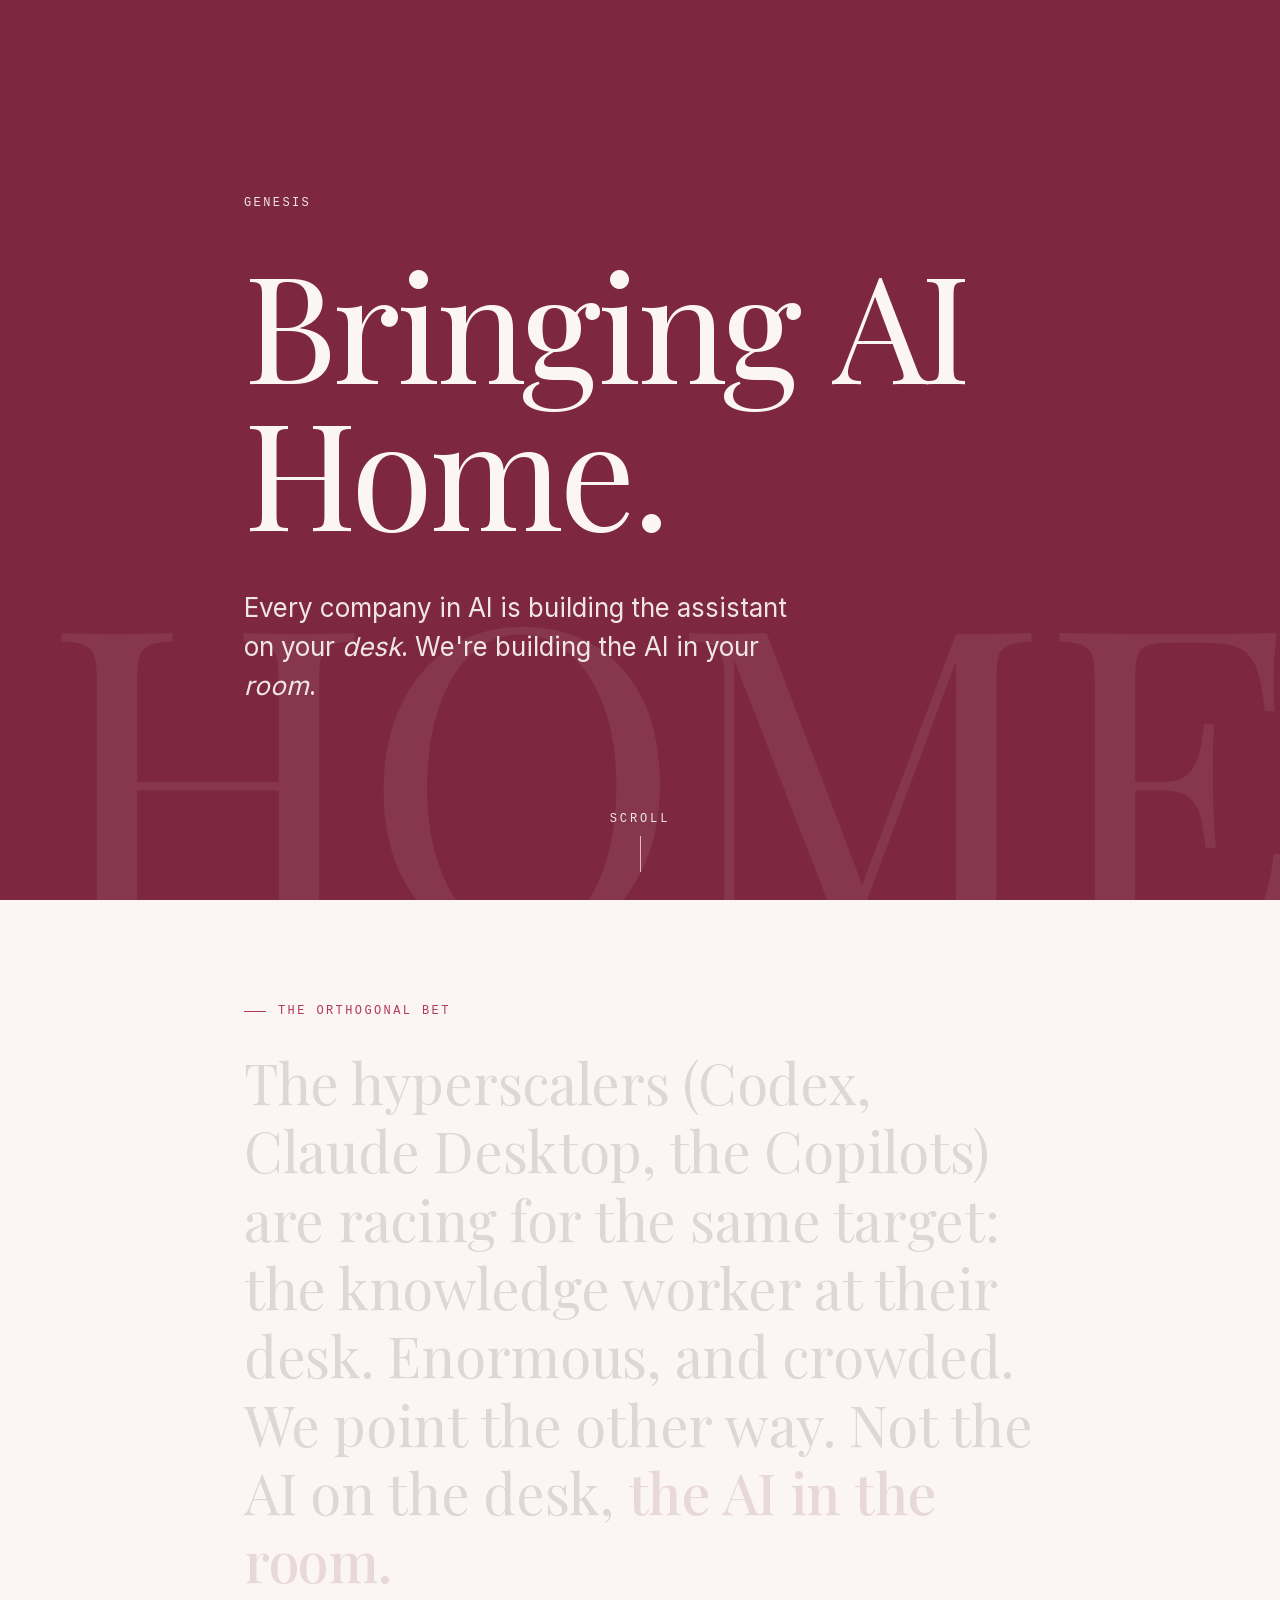
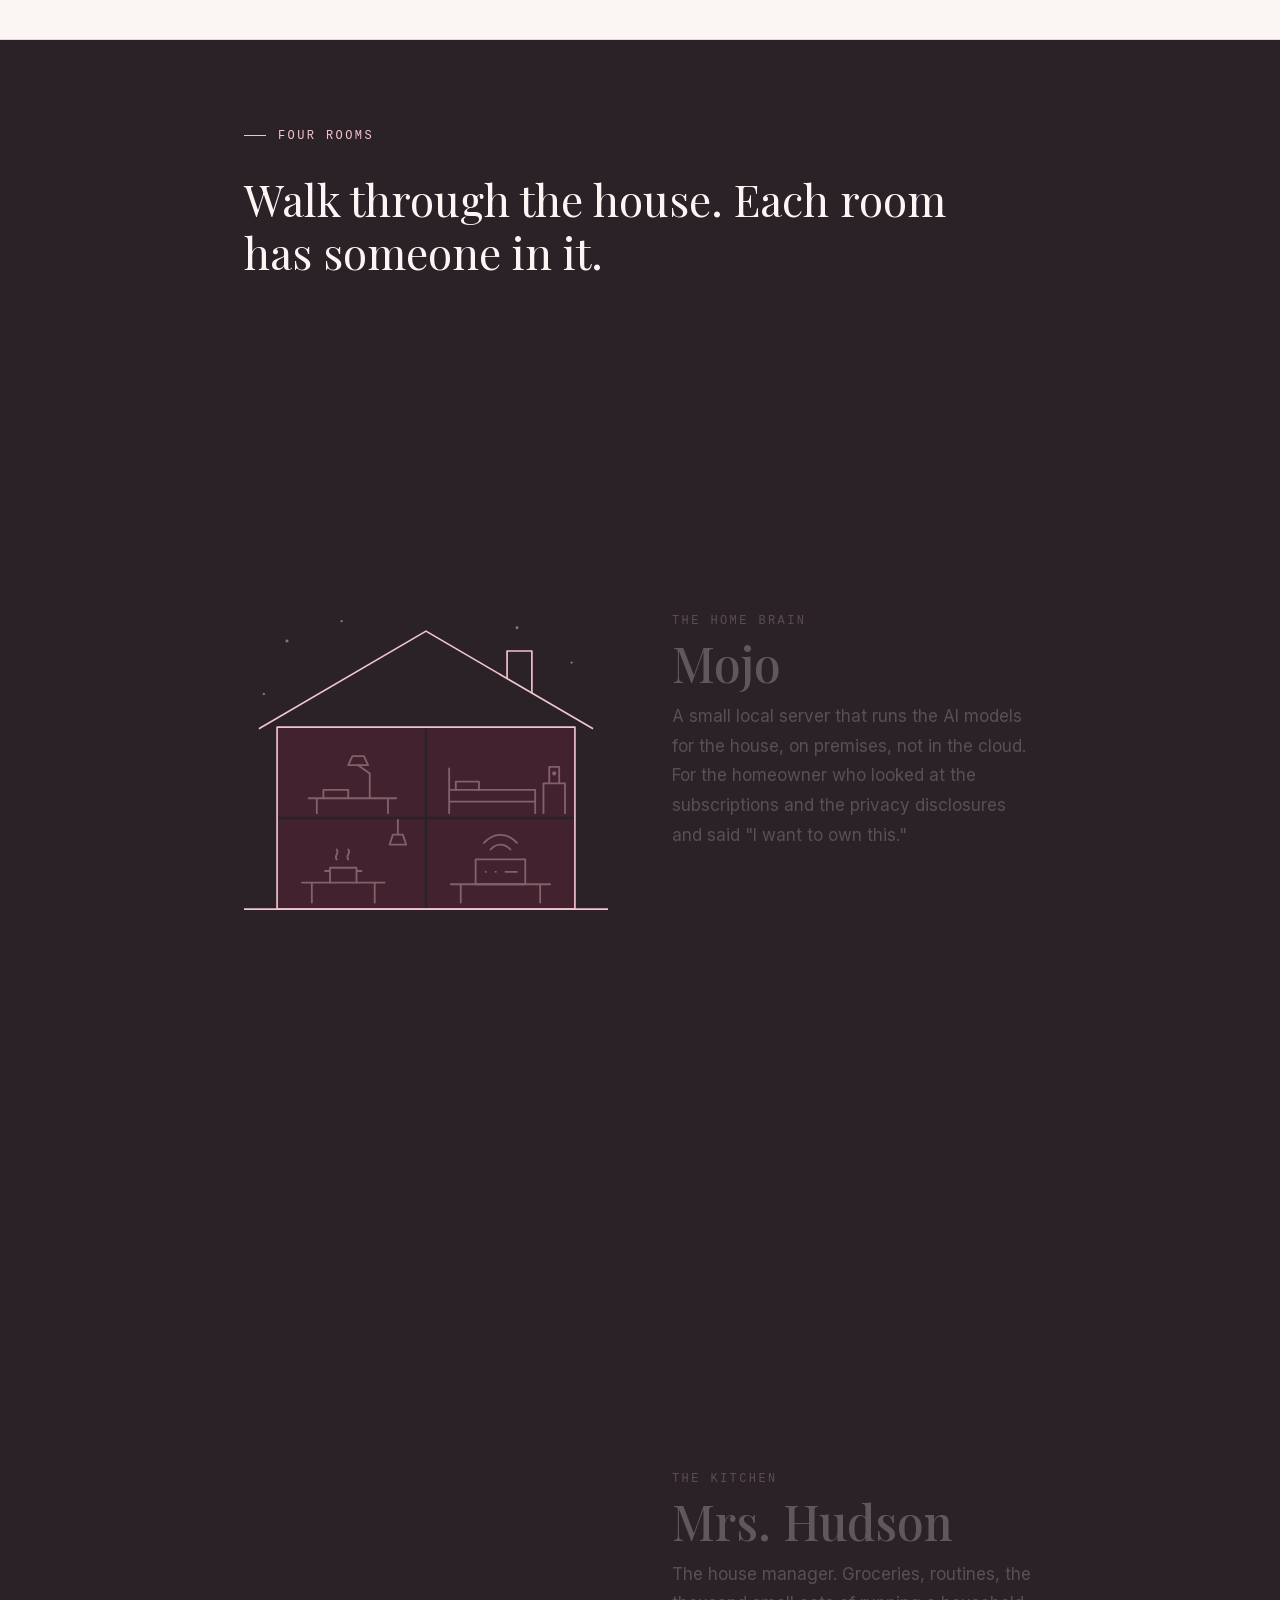
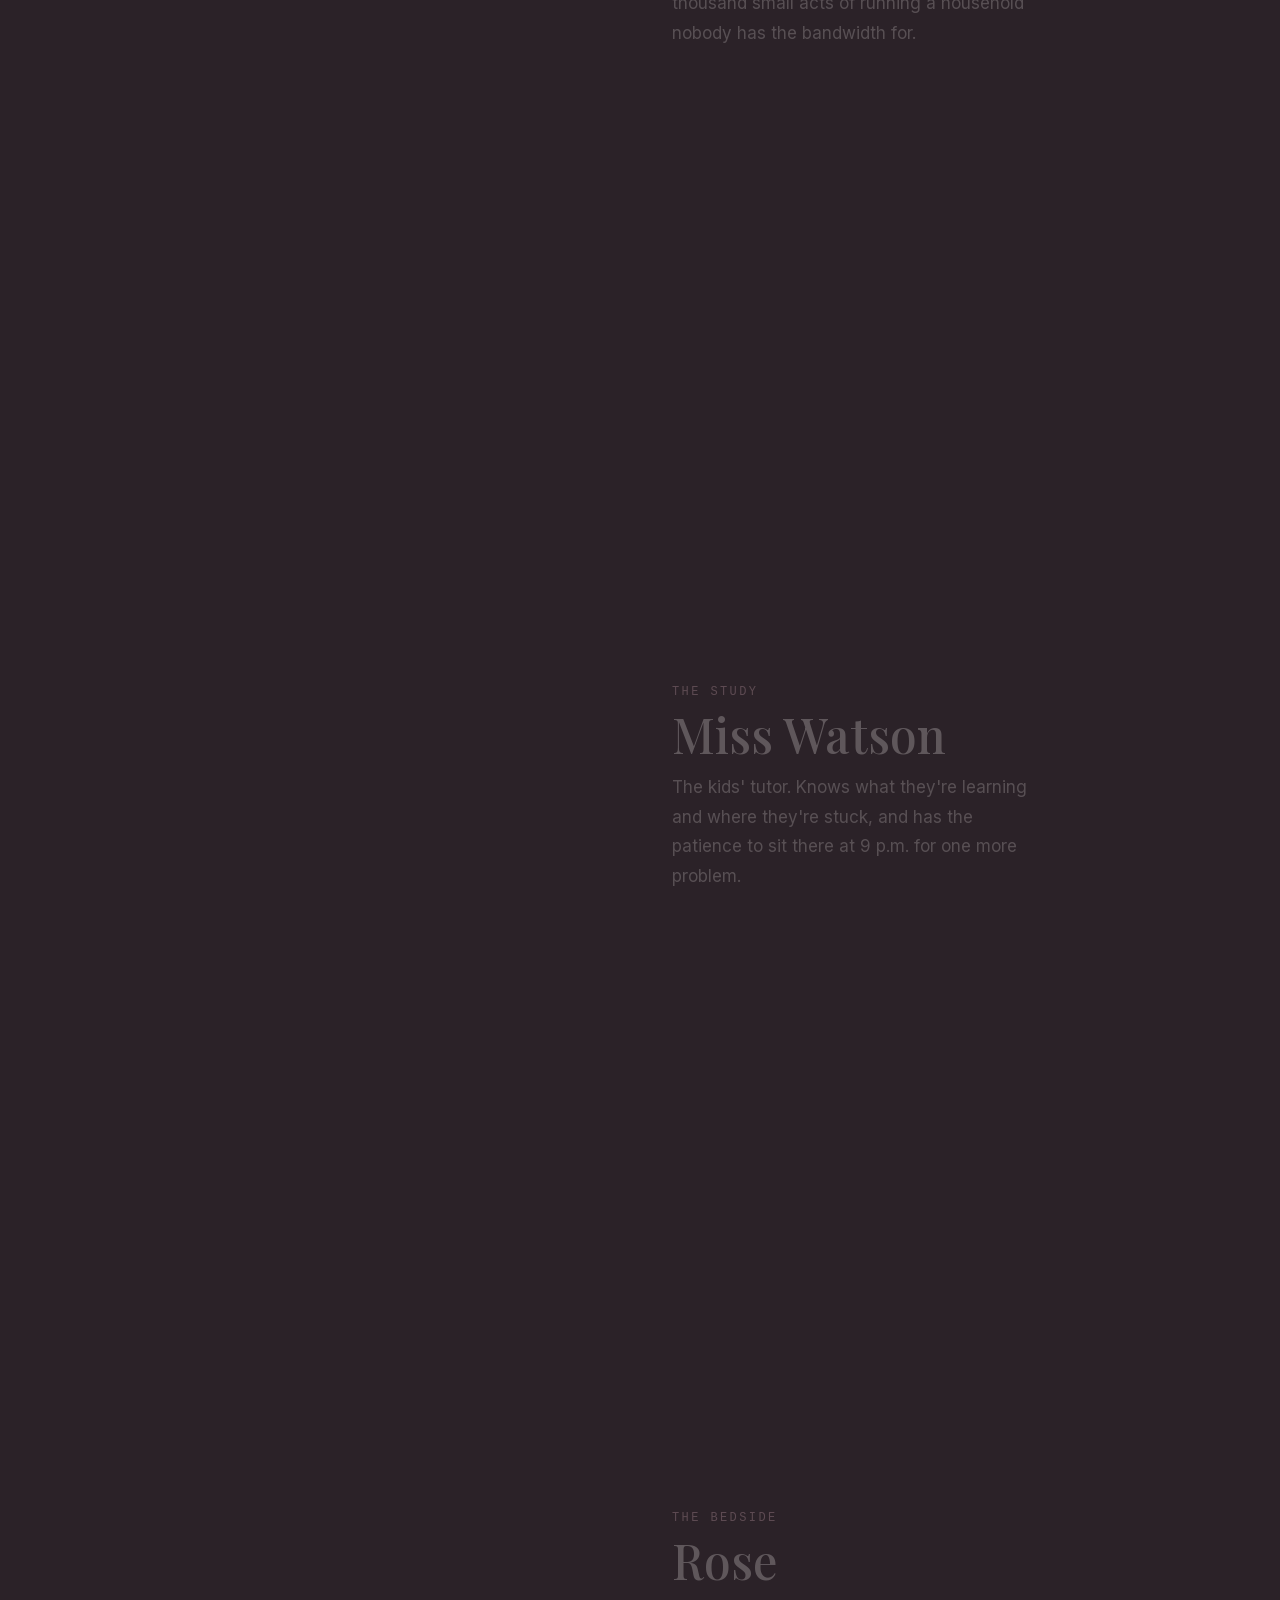
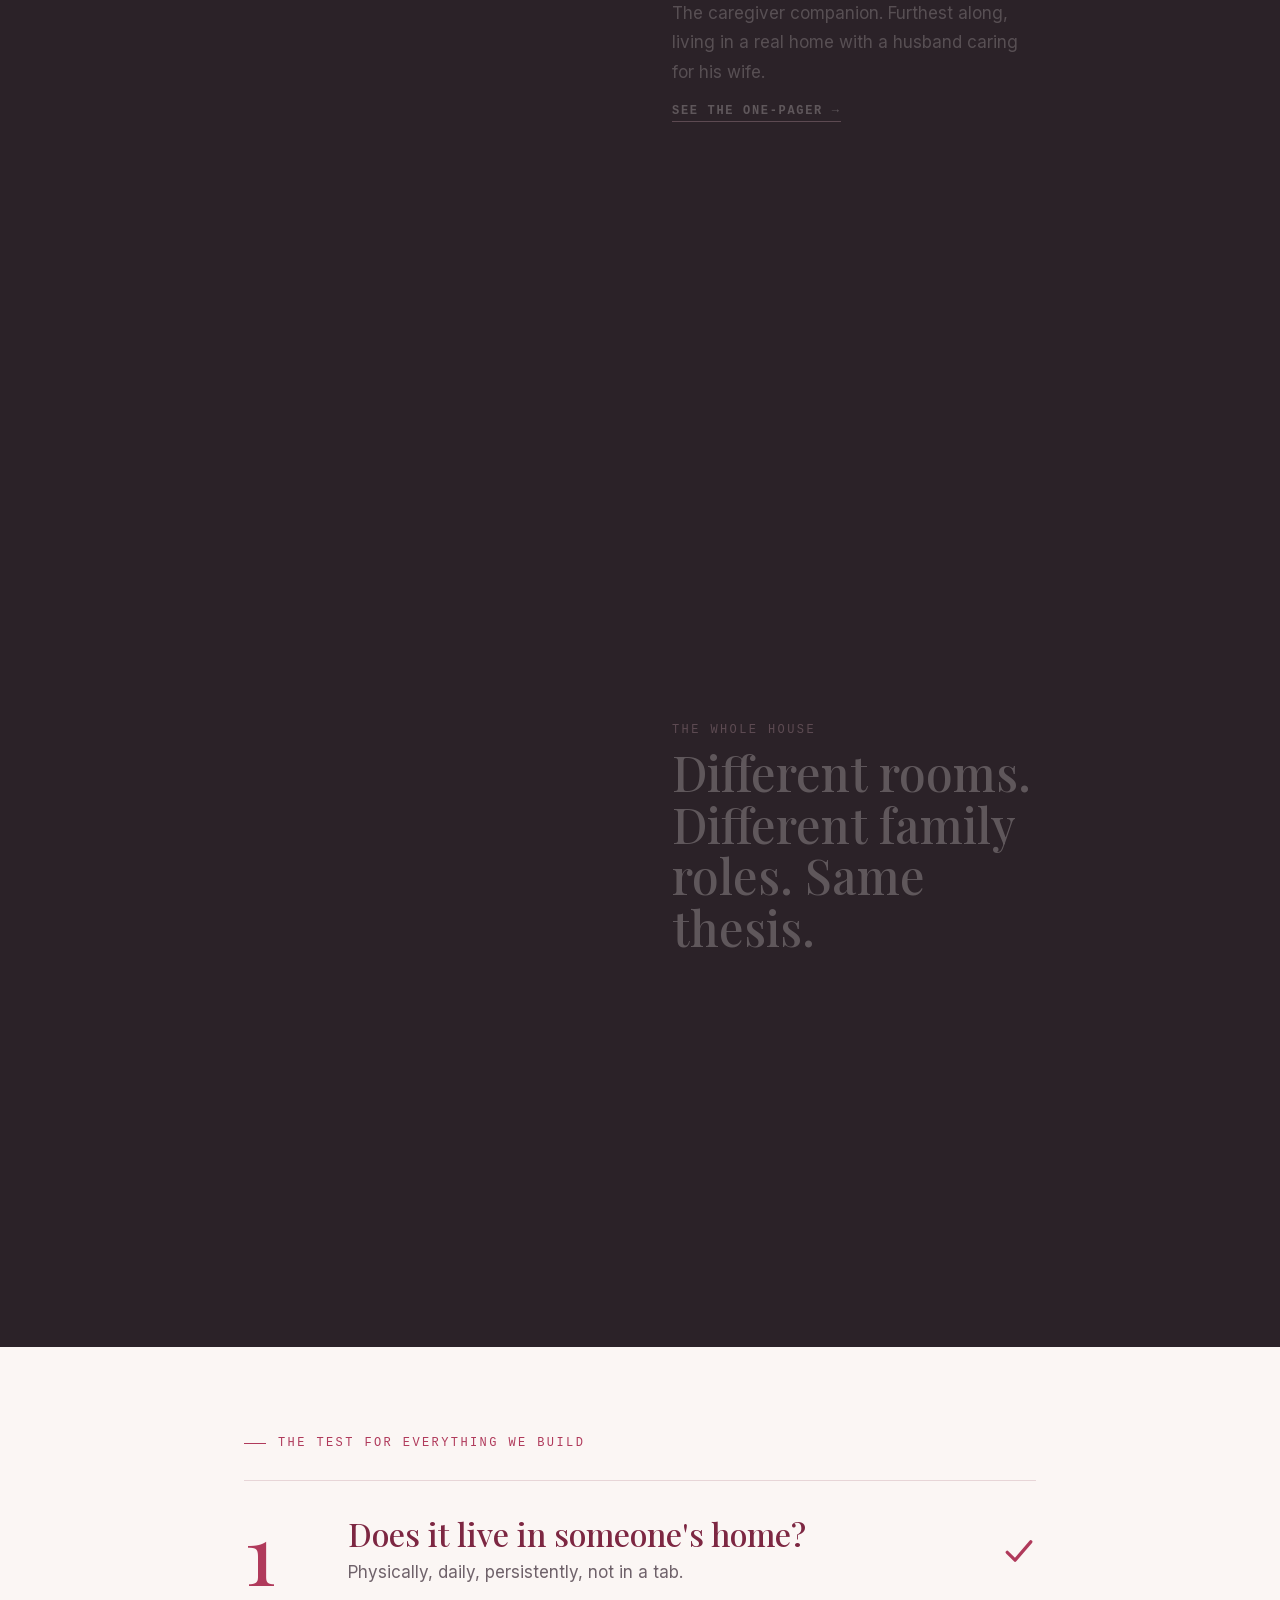
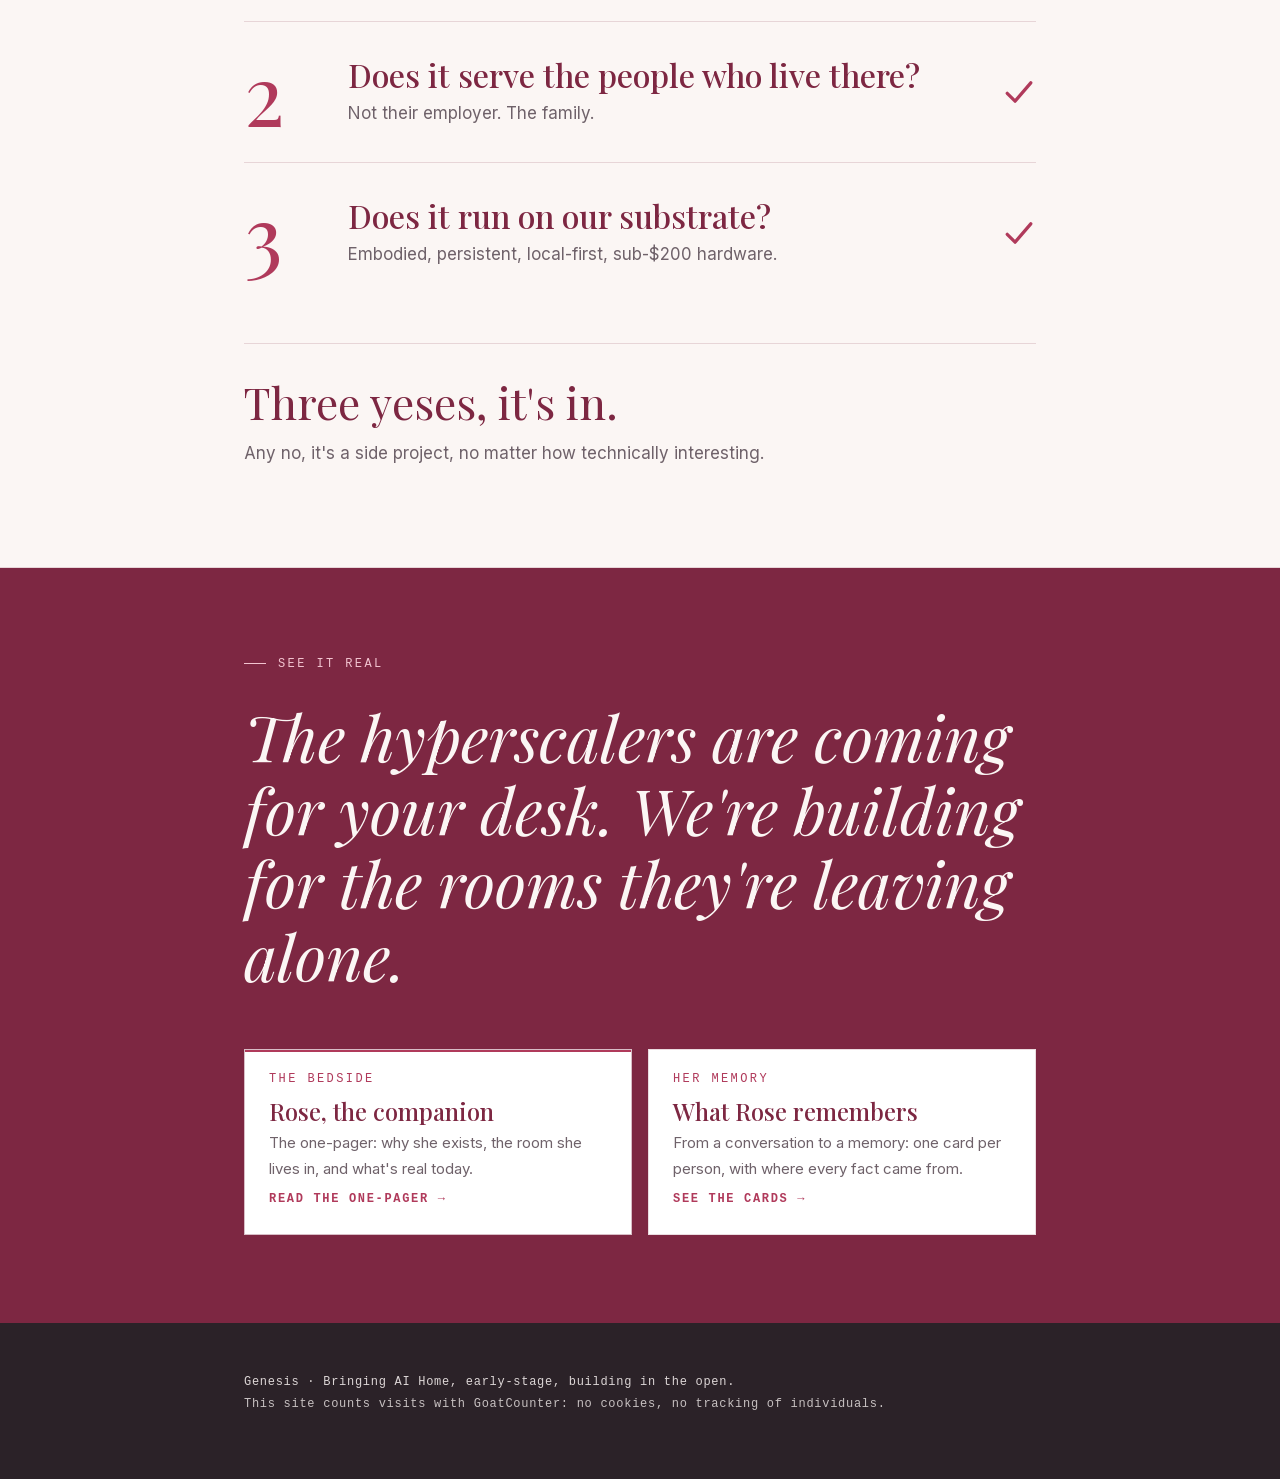
<file: index.html>
<!DOCTYPE html>
<html lang="en">
<head>
<meta charset="utf-8">
<meta name="viewport" content="width=device-width, initial-scale=1">
<title>Bringing AI Home: Genesis</title>
<meta name="description" content="Every company in AI is building the assistant on your desk. We're building the AI in your room.">
<link rel="stylesheet" href="assets/site.css">
<style>
  /* The page works fully without motion. Everything animated is scoped under .motion,
     which the script adds only when the reader has not asked for reduced motion. */

  /* Hero */
  .hero{position:relative;overflow:hidden;min-height:100vh;min-height:100svh;display:flex;align-items:center;padding:96px 24px;--hp:0}
  .hero .wrap{position:relative;z-index:1;width:100%}
  .hero h1{font:400 clamp(52px,12.5vw,150px)/.98 var(--serif);letter-spacing:-.02em;margin:.25em 0 .3em}
  .hero .lede{font-size:clamp(19px,2.6vw,26px);line-height:1.5;max-width:22em;margin:0}
  .mark{position:absolute;right:-.04em;bottom:-.18em;font:400 clamp(160px,34vw,520px)/1 var(--serif);letter-spacing:-.02em;opacity:.07;pointer-events:none;user-select:none}
  .rise{display:inline-block}
  .cue{position:absolute;left:0;right:0;bottom:28px;z-index:1;text-align:center;font:500 12px var(--mono);letter-spacing:.24em;text-transform:uppercase;opacity:.75;display:none}
  .cue i{display:block;width:1px;height:36px;margin:10px auto 0;background:var(--blush);transform-origin:top}
  .motion .cue{display:block}
  .motion .hero-in{opacity:calc(1 - var(--hp)*1.5);transform:translateY(calc(var(--hp)*-8vh))}
  .motion .mark{transform:translateY(calc(var(--hp)*-22vh))}
  .motion .rise{animation:rise 1s cubic-bezier(.2,.7,.2,1) both}
  .motion .rise:nth-child(2){animation-delay:.12s}
  .motion .rise:nth-child(3){animation-delay:.24s}
  .motion .hero .kicker{animation:fade 1s .1s both}
  .motion .hero .lede{animation:fade 1.2s .7s both}
  .motion .cue{animation:fade 1s 1.4s both}
  .motion .cue i{animation:drip 2.2s ease-in-out infinite}
  @keyframes rise{from{opacity:0;transform:translateY(.45em)}to{opacity:1;transform:none}}
  @keyframes fade{from{opacity:0}to{opacity:.92}}
  @keyframes drip{0%{transform:scaleY(0)}45%{transform:scaleY(1)}100%{transform:scaleY(1);opacity:0}}

  /* The bet: a sentence that lights up word by word as you scroll */
  .scrub-text{font:400 clamp(28px,4.6vw,56px)/1.22 var(--serif);letter-spacing:-.005em;max-width:19em;margin:0}
  .scrub-text strong{font-weight:500;color:var(--rose-deep)}
  .scrub-after{font-size:clamp(17px,2vw,20px);max-width:32em;margin:32px 0 0;color:var(--muted)}
  .w{transition:opacity .3s}
  .motion .scrub{height:260vh;padding:0}
  .motion .scrub-pin{position:sticky;top:0;min-height:100vh;min-height:100svh;display:flex;align-items:center}
  .motion .w{opacity:.14}
  .motion .w.on{opacity:1}
  .motion .scrub-after{opacity:0;transform:translateY(16px);transition:opacity .6s,transform .6s}
  .motion .done .scrub-after{opacity:1;transform:none}

  /* Four rooms: the house stays in view while the rooms light up one by one */
  .rooms-intro{font:400 clamp(26px,4vw,44px)/1.2 var(--serif);max-width:16em;margin:0 0 40px}
  .scrolly{display:grid;gap:32px}
  .stage{display:grid;place-items:center}
  .house{display:block;width:100%;max-width:440px;height:auto;max-height:100%}
  .frame{fill:none;stroke:var(--blush);stroke-width:2;stroke-linejoin:round}
  .walls{fill:none;stroke:var(--plum);stroke-width:3}
  .star{fill:var(--blush);opacity:.5}
  .glow{fill:var(--blush);transition:fill .7s,opacity .7s}
  .icon{fill:none;stroke:var(--wine);stroke-width:2.2;stroke-linecap:round;stroke-linejoin:round;transition:stroke .7s,opacity .7s}
  .here{fill:var(--wine);stroke:none;transform-box:fill-box;transform-origin:center}
  .room{transition:opacity .7s}
  .steps{min-width:0}
  .step{padding:20px 0;border-top:1px solid var(--line)}
  .where{display:block;font:500 12px var(--mono);letter-spacing:.2em;text-transform:uppercase;color:var(--label);margin-bottom:10px}
  .step h3{font-size:clamp(30px,4.4vw,48px);line-height:1.08;margin:0 0 12px}
  .step p{margin:0;max-width:26em;color:var(--muted)}
  .step .go{display:inline-block;margin-top:16px;font:600 12px var(--mono);letter-spacing:.14em;text-transform:uppercase;text-decoration:none;border-bottom:1px solid var(--accent);padding-bottom:3px;align-self:flex-start}
  .motion .stage{position:sticky;top:0;z-index:1;height:42vh;height:42svh;padding:12px 0;background:var(--plum)}
  .motion .step{min-height:62vh;display:flex;flex-direction:column;justify-content:flex-start;padding-top:28px;border-top:0;opacity:.25;transition:opacity .5s}
  .motion .step.is-active{opacity:1}
  .motion .room:not(.lit) .glow{fill:var(--wine);opacity:.28}
  .motion .room:not(.lit) .icon{stroke:var(--blush);opacity:.38}
  .motion .room:not(.lit) .here{fill:var(--blush);opacity:.38}
  .motion #r-bedside.lit .here{animation:pulse 2.4s ease-in-out infinite}
  @keyframes pulse{0%,100%{transform:scale(1)}50%{transform:scale(1.7)}}
  @media(min-width:820px){
    .scrolly{grid-template-columns:1fr 1fr;gap:64px;align-items:start}
    .motion .stage{height:100vh;height:100svh;background:none}
    .motion .step{min-height:92vh;justify-content:center;padding-top:20px}
  }

  /* The test */
  .test{list-style:none;margin:0;padding:0}
  .q{display:grid;grid-template-columns:auto 1fr auto;gap:20px 28px;align-items:center;padding:28px 0;border-top:1px solid var(--line)}
  .num{font:400 clamp(44px,7vw,84px)/1 var(--serif);color:var(--rose);min-width:.9em}
  .q h3{font-size:clamp(22px,3vw,32px);margin:0 0 4px}
  .q p{margin:0;color:var(--muted)}
  .tick{width:34px;height:34px;fill:none;stroke:var(--rose);stroke-width:2.5;stroke-linecap:round;stroke-linejoin:round;stroke-dasharray:30;stroke-dashoffset:0}
  .verdict{font:400 clamp(26px,4vw,44px)/1.2 var(--serif);color:var(--rose-deep);margin:40px 0 6px;padding-top:32px;border-top:1px solid var(--line)}
  .motion .reveal{opacity:0;transform:translateY(28px);transition:opacity .8s,transform .8s cubic-bezier(.2,.7,.2,1)}
  .motion .reveal.in{opacity:1;transform:none}
  .motion .q .tick{stroke-dashoffset:30;transition:stroke-dashoffset .6s .55s}
  .motion .q.in .tick{stroke-dashoffset:0}

  /* Finale */
  .finale blockquote{border:0;padding:0;margin:0 0 56px;max-width:17em;font-size:clamp(30px,5.2vw,64px);line-height:1.14}
  .finale .card h3{font-size:24px}
</style>
<script data-goatcounter="https://06042026.goatcounter.com/count" async src="//gc.zgo.at/count.js"></script>
</head>
<body>

<header class="hero on-wine">
  <div class="mark" aria-hidden="true">HOME</div>
  <div class="wrap hero-in">
    <div class="kicker">Genesis</div>
    <h1><span class="rise">Bringing</span> <span class="rise">AI</span> <span class="rise">Home.</span></h1>
    <p class="lede">Every company in AI is building the assistant on your <em>desk</em>. We're building the AI in your <em>room</em>.</p>
  </div>
  <div class="cue" aria-hidden="true">Scroll<i></i></div>
</header>

<section class="scrub">
  <div class="scrub-pin">
    <div class="wrap">
      <h2>The orthogonal bet</h2>
      <p class="scrub-text">The hyperscalers (Codex, Claude Desktop, the Copilots) are racing for the same target: the knowledge worker at their desk. Enormous, and crowded. We point the other way. Not the AI on the desk, <strong>the AI in the room.</strong></p>
      <p class="scrub-after">Devices that live in the home and serve the people who live there. Not your coworker. Members of the household.</p>
    </div>
  </div>
</section>

<section class="on-wine night">
  <div class="wrap">
    <h2>Four rooms</h2>
    <p class="rooms-intro">Walk through the house. Each room has someone in it.</p>
    <div class="scrolly">

      <div class="stage">
        <svg class="house" viewBox="0 0 440 400" role="img" aria-label="A house with four rooms: the home brain, the kitchen, the study, and the bedside. Each room lights up in turn.">
          <circle class="star" cx="52" cy="46" r="1.8"/><circle class="star" cx="118" cy="22" r="1.4"/><circle class="star" cx="330" cy="30" r="1.8"/><circle class="star" cx="396" cy="72" r="1.4"/><circle class="star" cx="24" cy="110" r="1.4"/>

          <g class="room" id="r-study">
            <rect class="glow" x="40" y="150" width="180" height="110"/>
            <g class="icon"><path d="M78 236h106M88 236v18M174 236v18"/><path d="M152 236v-30l-14-10"/><path d="M126 196h24l-5-11h-14z"/><path d="M96 236v-10h30v10"/></g>
          </g>
          <g class="room" id="r-bedside">
            <rect class="glow" x="220" y="150" width="180" height="110"/>
            <g class="icon"><path d="M248 200v54M248 240h104v14M248 226h104v14"/><path d="M256 226v-10h28v10"/><path d="M362 254v-36h26v36"/><path d="M369 218v-20h12v20"/></g>
            <circle class="here" cx="375" cy="206" r="2.6"/>
          </g>
          <g class="room" id="r-kitchen">
            <rect class="glow" x="40" y="260" width="180" height="110"/>
            <g class="icon"><path d="M70 338h100M82 338v24M158 338v24"/><path d="M104 338v-18h32v18M98 324h6M136 324h6"/><path d="M112 310c-4-5 4-7 0-12M126 310c-4-5 4-7 0-12"/><path d="M186 260v20M176 292h20l-4-12h-12z"/></g>
          </g>
          <g class="room" id="r-brain">
            <rect class="glow" x="220" y="260" width="180" height="110"/>
            <g class="icon"><path d="M250 340h120M262 340v22M358 340v22"/><path d="M280 340v-30h60v30z"/><path d="M292 325h.5M304 325h.5M316 325h14"/><path d="M298 298c7-8 17-8 24 0M290 290c12-13 28-13 40 0"/></g>
          </g>

          <path class="walls" d="M220 150v220M40 260h360"/>
          <path class="frame" d="M40 150h360v220H40z"/>
          <path class="frame" d="M18 152 220 34l202 118"/>
          <path class="frame" d="M318 91V58h30v51"/>
          <path class="frame" d="M0 370h440"/>
        </svg>
      </div>

      <div class="steps">
        <div class="step" data-room="r-brain">
          <span class="where">The home brain</span>
          <h3>Mojo</h3>
          <p>A small local server that runs the AI models for the house, on premises, not in the cloud. For the homeowner who looked at the subscriptions and the privacy disclosures and said "I want to own this."</p>
        </div>
        <div class="step" data-room="r-kitchen">
          <span class="where">The kitchen</span>
          <h3>Mrs. Hudson</h3>
          <p>The house manager. Groceries, routines, the thousand small acts of running a household nobody has the bandwidth for.</p>
        </div>
        <div class="step" data-room="r-study">
          <span class="where">The study</span>
          <h3>Miss Watson</h3>
          <p>The kids' tutor. Knows what they're learning and where they're stuck, and has the patience to sit there at 9 p.m. for one more problem.</p>
        </div>
        <div class="step" data-room="r-bedside">
          <span class="where">The bedside</span>
          <h3>Rose</h3>
          <p>The caregiver companion. Furthest along, living in a real home with a husband caring for his wife.</p>
          <a class="go" href="rose.html">See the one-pager →</a>
        </div>
        <div class="step" data-room="all">
          <span class="where">The whole house</span>
          <h3>Different rooms. Different family roles. Same thesis.</h3>
        </div>
      </div>

    </div>
  </div>
</section>

<section>
  <div class="wrap">
    <h2>The test for everything we build</h2>
    <ol class="test">
      <li class="q reveal"><span class="num">1</span><div><h3>Does it live in someone's home?</h3><p>Physically, daily, persistently, not in a tab.</p></div><svg class="tick" viewBox="0 0 26 26" aria-hidden="true"><path d="M4 14l6 6L22 6"/></svg></li>
      <li class="q reveal"><span class="num">2</span><div><h3>Does it serve the people who live there?</h3><p>Not their employer. The family.</p></div><svg class="tick" viewBox="0 0 26 26" aria-hidden="true"><path d="M4 14l6 6L22 6"/></svg></li>
      <li class="q reveal"><span class="num">3</span><div><h3>Does it run on our substrate?</h3><p>Embodied, persistent, local-first, sub-$200 hardware.</p></div><svg class="tick" viewBox="0 0 26 26" aria-hidden="true"><path d="M4 14l6 6L22 6"/></svg></li>
    </ol>
    <p class="verdict reveal">Three yeses, it's in.</p>
    <p class="muted reveal">Any no, it's a side project, no matter how technically interesting.</p>
  </div>
</section>

<section class="finale on-wine">
  <div class="wrap">
    <h2>See it real</h2>
    <blockquote class="reveal">The hyperscalers are coming for your desk. We're building for the rooms they're leaving alone.</blockquote>
    <div class="grid two">
      <a class="card rose reveal" href="rose.html"><span class="where">The bedside</span><h3>Rose, the companion</h3><p>The one-pager: why she exists, the room she lives in, and what's real today.</p><span class="go">Read the one-pager →</span></a>
      <a class="card reveal" href="cards.html"><span class="where">Her memory</span><h3>What Rose remembers</h3><p>From a conversation to a memory: one card per person, with where every fact came from.</p><span class="go">See the cards →</span></a>
    </div>
  </div>
</section>

<footer class="wrap">
  Genesis · Bringing AI Home, early-stage, building in the open.<br>
  <span class="muted">This site counts visits with GoatCounter: no cookies, no tracking of individuals.</span>
</footer>

<script>
(function(){
  var root = document.documentElement;
  if (!window.requestAnimationFrame || matchMedia('(prefers-reduced-motion: reduce)').matches) return;
  root.classList.add('motion');

  // Split the bet sentence into words, keeping its <strong>, so each can light up in turn.
  var words = [];
  (function split(node){
    Array.prototype.slice.call(node.childNodes).forEach(function(n){
      if (n.nodeType === 1) return split(n);
      if (n.nodeType !== 3) return;
      var frag = document.createDocumentFragment();
      n.textContent.split(/(\s+)/).forEach(function(part){
        if (!part.trim()) return frag.appendChild(document.createTextNode(part));
        var s = document.createElement('span'); s.className = 'w'; s.textContent = part;
        words.push(s); frag.appendChild(s);
      });
      node.replaceChild(frag, n);
    });
  })(document.querySelector('.scrub-text'));

  var hero = document.querySelector('.hero'), scrub = document.querySelector('.scrub');
  var steps = Array.prototype.slice.call(document.querySelectorAll('.step'));
  var rooms = steps.map(function(s){ return document.getElementById(s.getAttribute('data-room')); });
  var allRooms = Array.prototype.slice.call(document.querySelectorAll('.room'));
  var reveals = Array.prototype.slice.call(document.querySelectorAll('.reveal'));
  var ticking = false;

  function clamp(v){ return v < 0 ? 0 : v > 1 ? 1 : v; }
  function update(){
    ticking = false;
    var vh = window.innerHeight;
    hero.style.setProperty('--hp', clamp(window.scrollY / vh).toFixed(3));

    var r = scrub.getBoundingClientRect();
    var p = clamp(-r.top / (r.height - vh));
    var n = Math.round(clamp(p * 1.25) * words.length);
    words.forEach(function(w, i){ w.classList.toggle('on', i < n); });
    scrub.classList.toggle('done', p > 0.82);

    // The active step is the last one whose top has crossed the trigger line.
    var active = -1;
    // On a phone the house is pinned to the top, so a step becomes active as it enters below it.
    var line = vh * (window.innerWidth < 820 ? 0.85 : 0.55);
    steps.forEach(function(s, i){ if (s.getBoundingClientRect().top <= line) active = i; });
    var all = active === steps.length - 1;
    steps.forEach(function(s, i){ s.classList.toggle('is-active', i === active); });
    allRooms.forEach(function(el){ el.classList.toggle('lit', all); });
    if (!all) rooms.forEach(function(el, i){ if (el && i <= active) el.classList.add('lit'); });

    // Fade sections in once, when they come into view.
    reveals = reveals.filter(function(el){
      if (el.getBoundingClientRect().top > vh * 0.9) return true;
      el.classList.add('in'); return false;
    });
  }
  function onScroll(){ if (!ticking){ ticking = true; requestAnimationFrame(update); } }
  window.addEventListener('scroll', onScroll, {passive:true});
  window.addEventListener('resize', onScroll);
  update();

})();
</script>

</body>
</html>
</file>
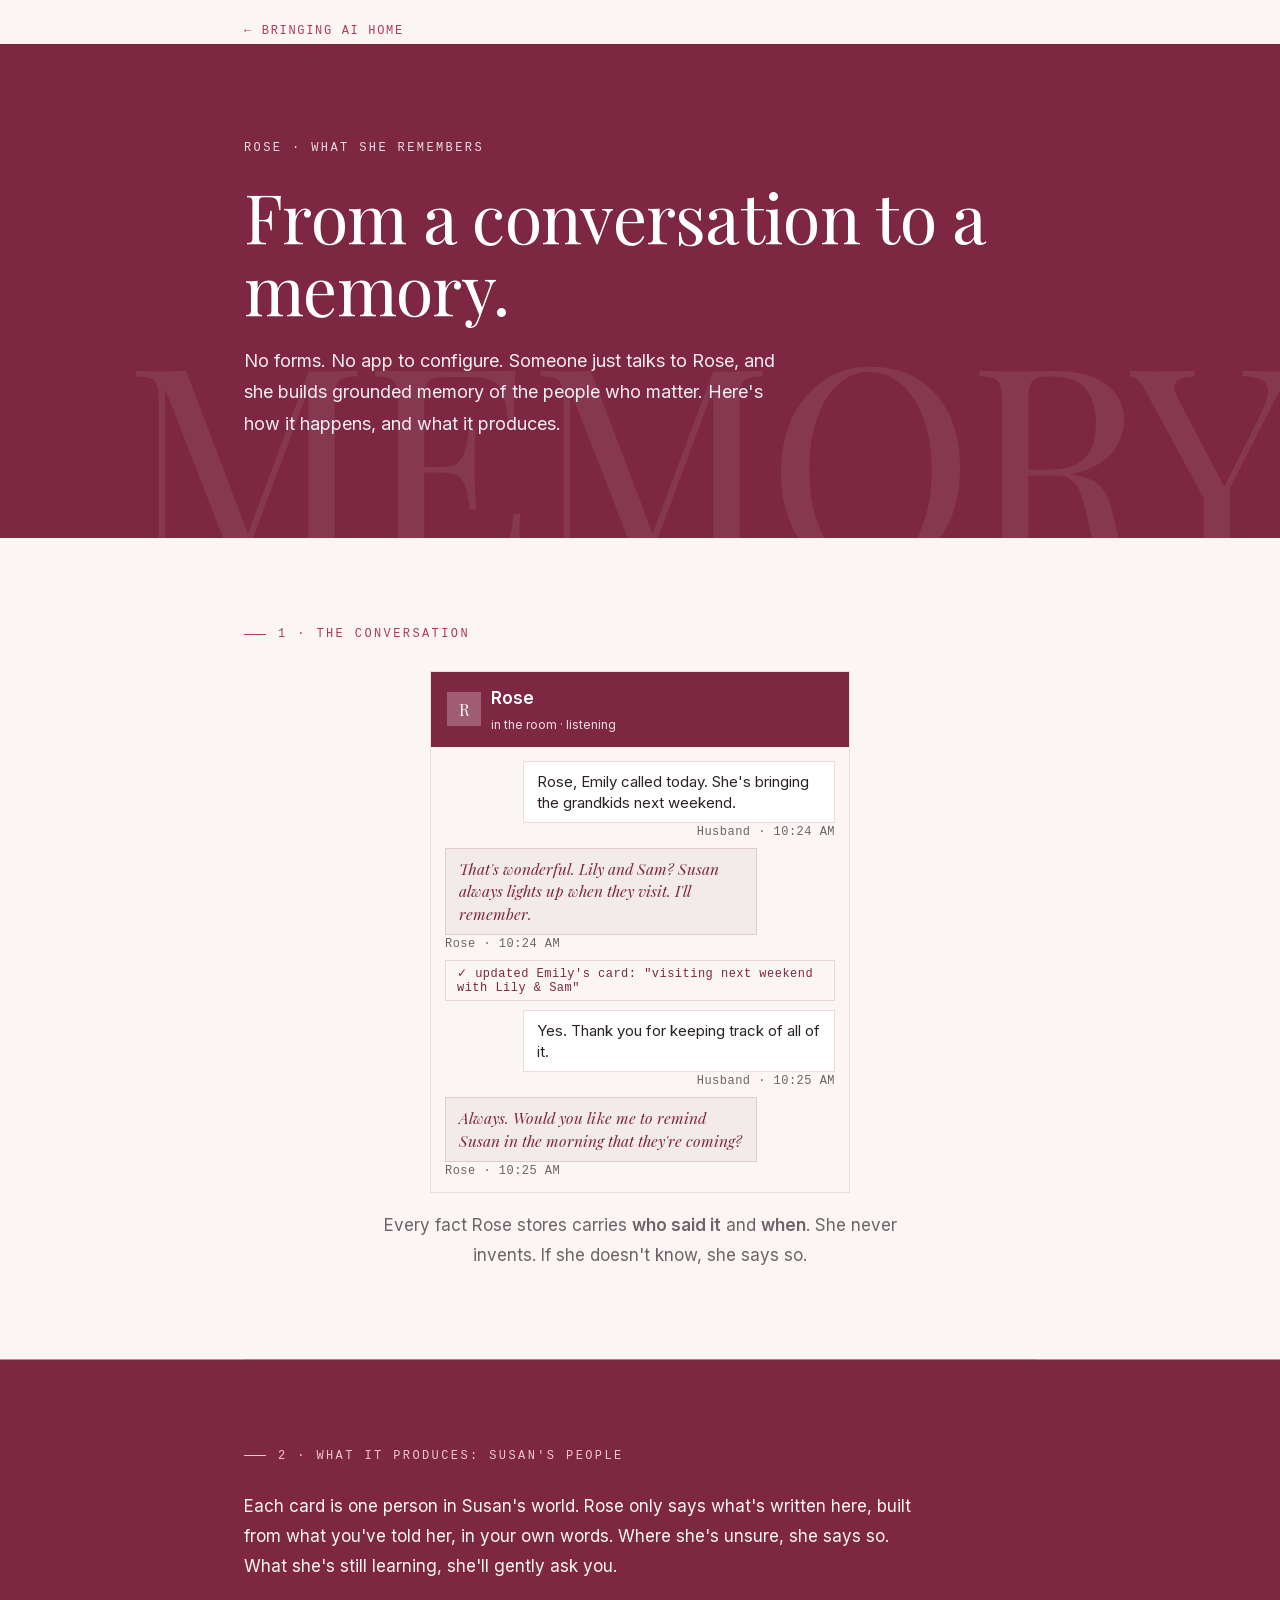
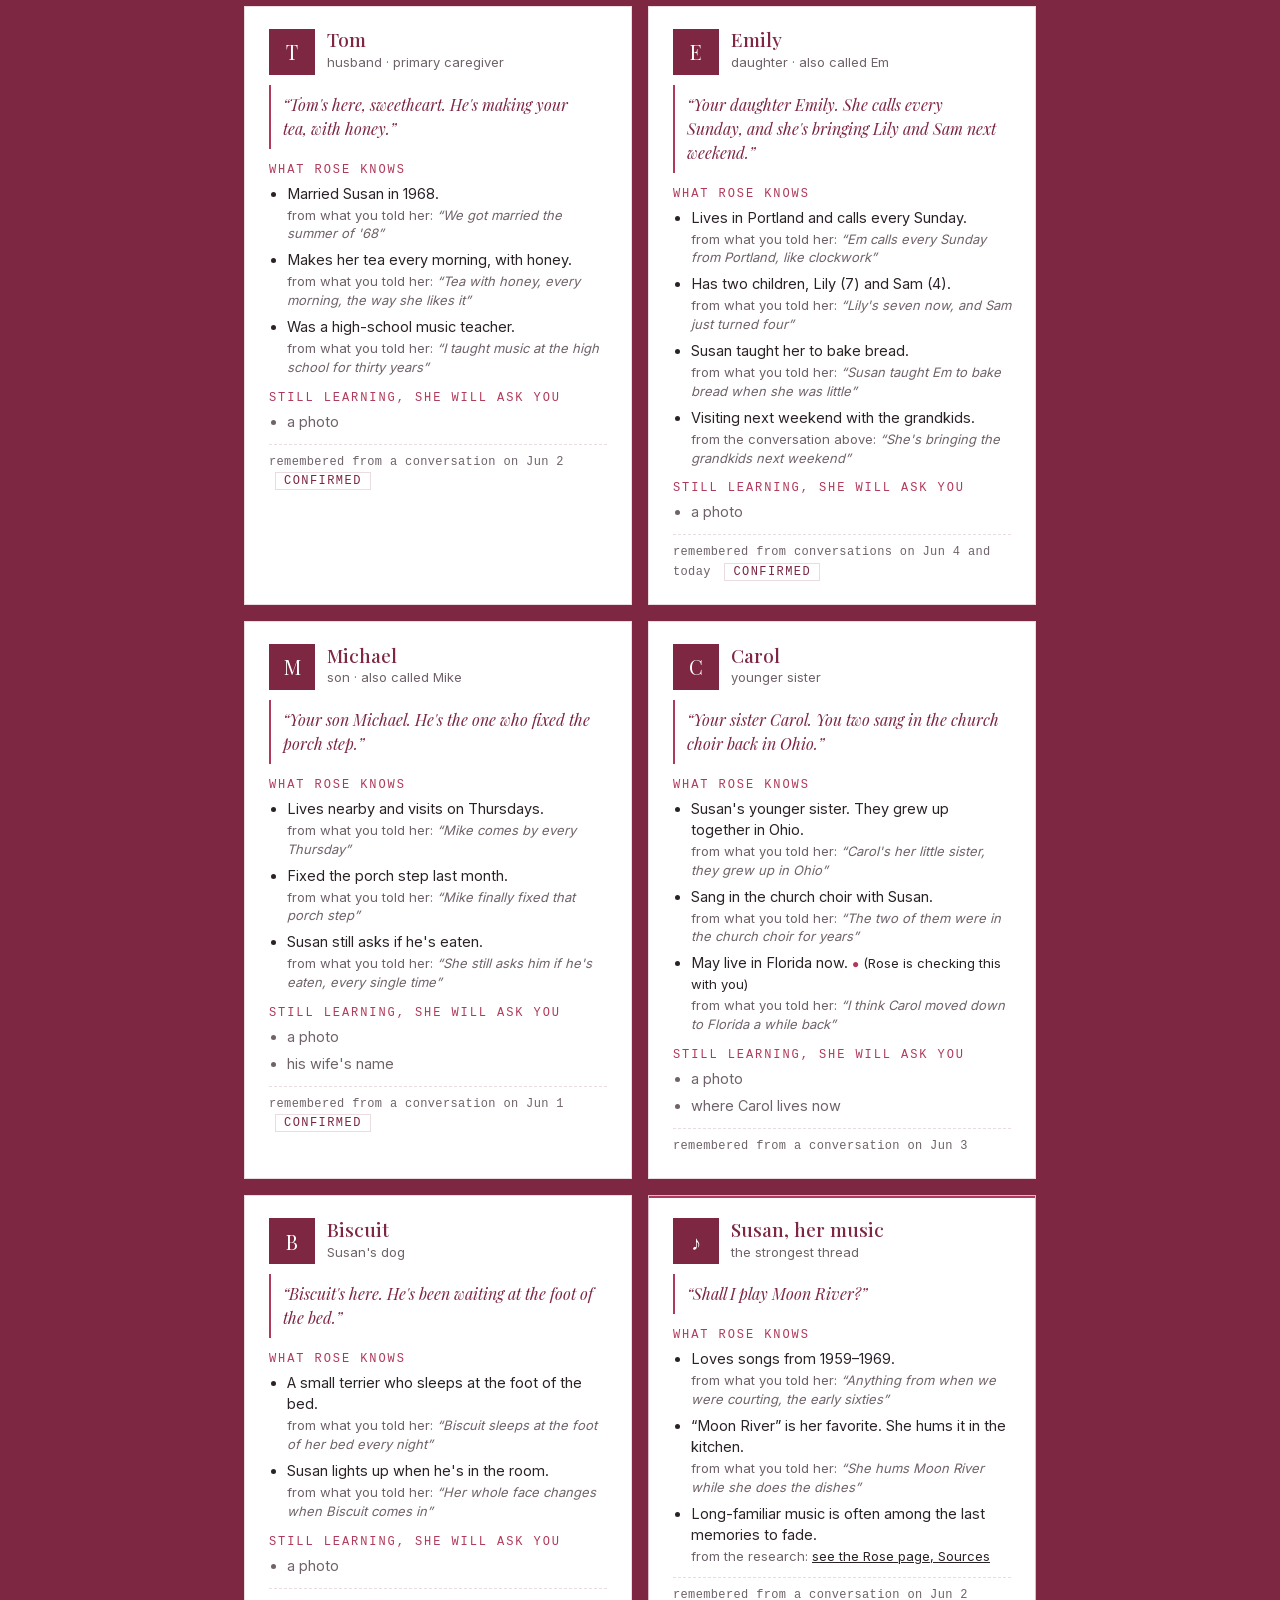
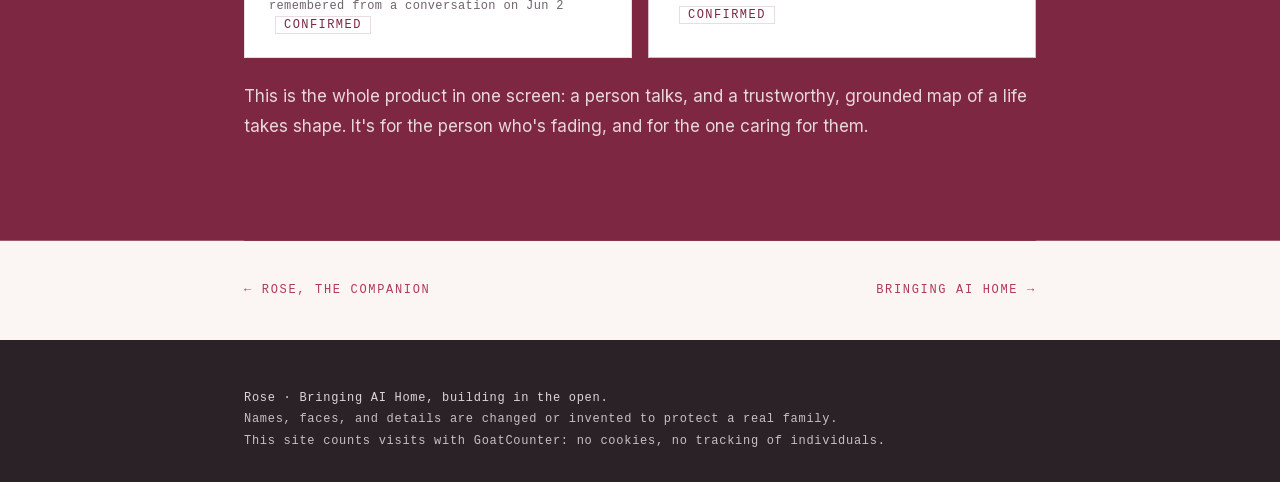
<file: cards-demo.html>
<!DOCTYPE html>
<html lang="en">
<head>
<meta charset="utf-8">
<meta name="viewport" content="width=device-width, initial-scale=1">
<title>What Rose remembers (moved)</title>
<meta name="description" content="This page has moved to What Rose remembers.">
<meta http-equiv="refresh" content="0; url=cards.html">
<link rel="canonical" href="cards.html">
<link rel="stylesheet" href="assets/site.css">
</head>
<body>
<div class="wrap"><p>This page has moved to <a href="cards.html">What Rose remembers</a>.</p></div>
</body>
</html>
</file>
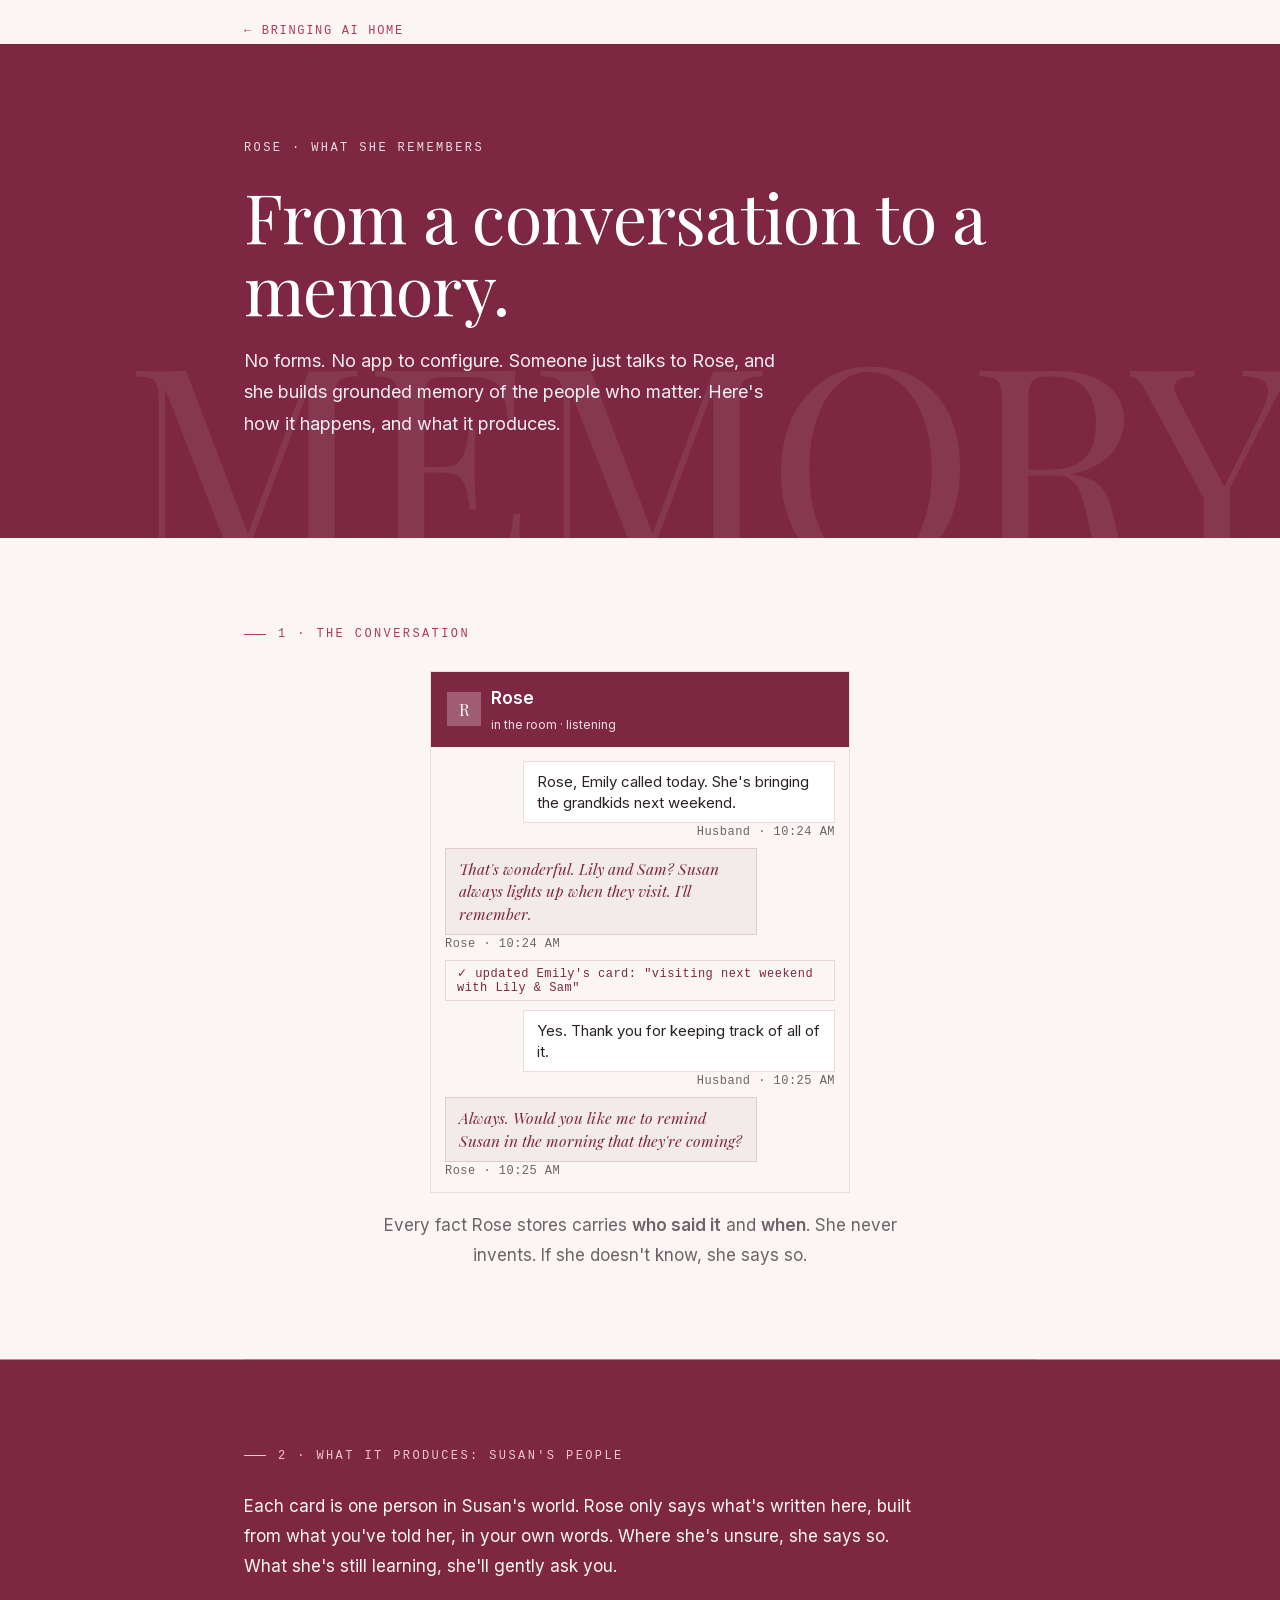
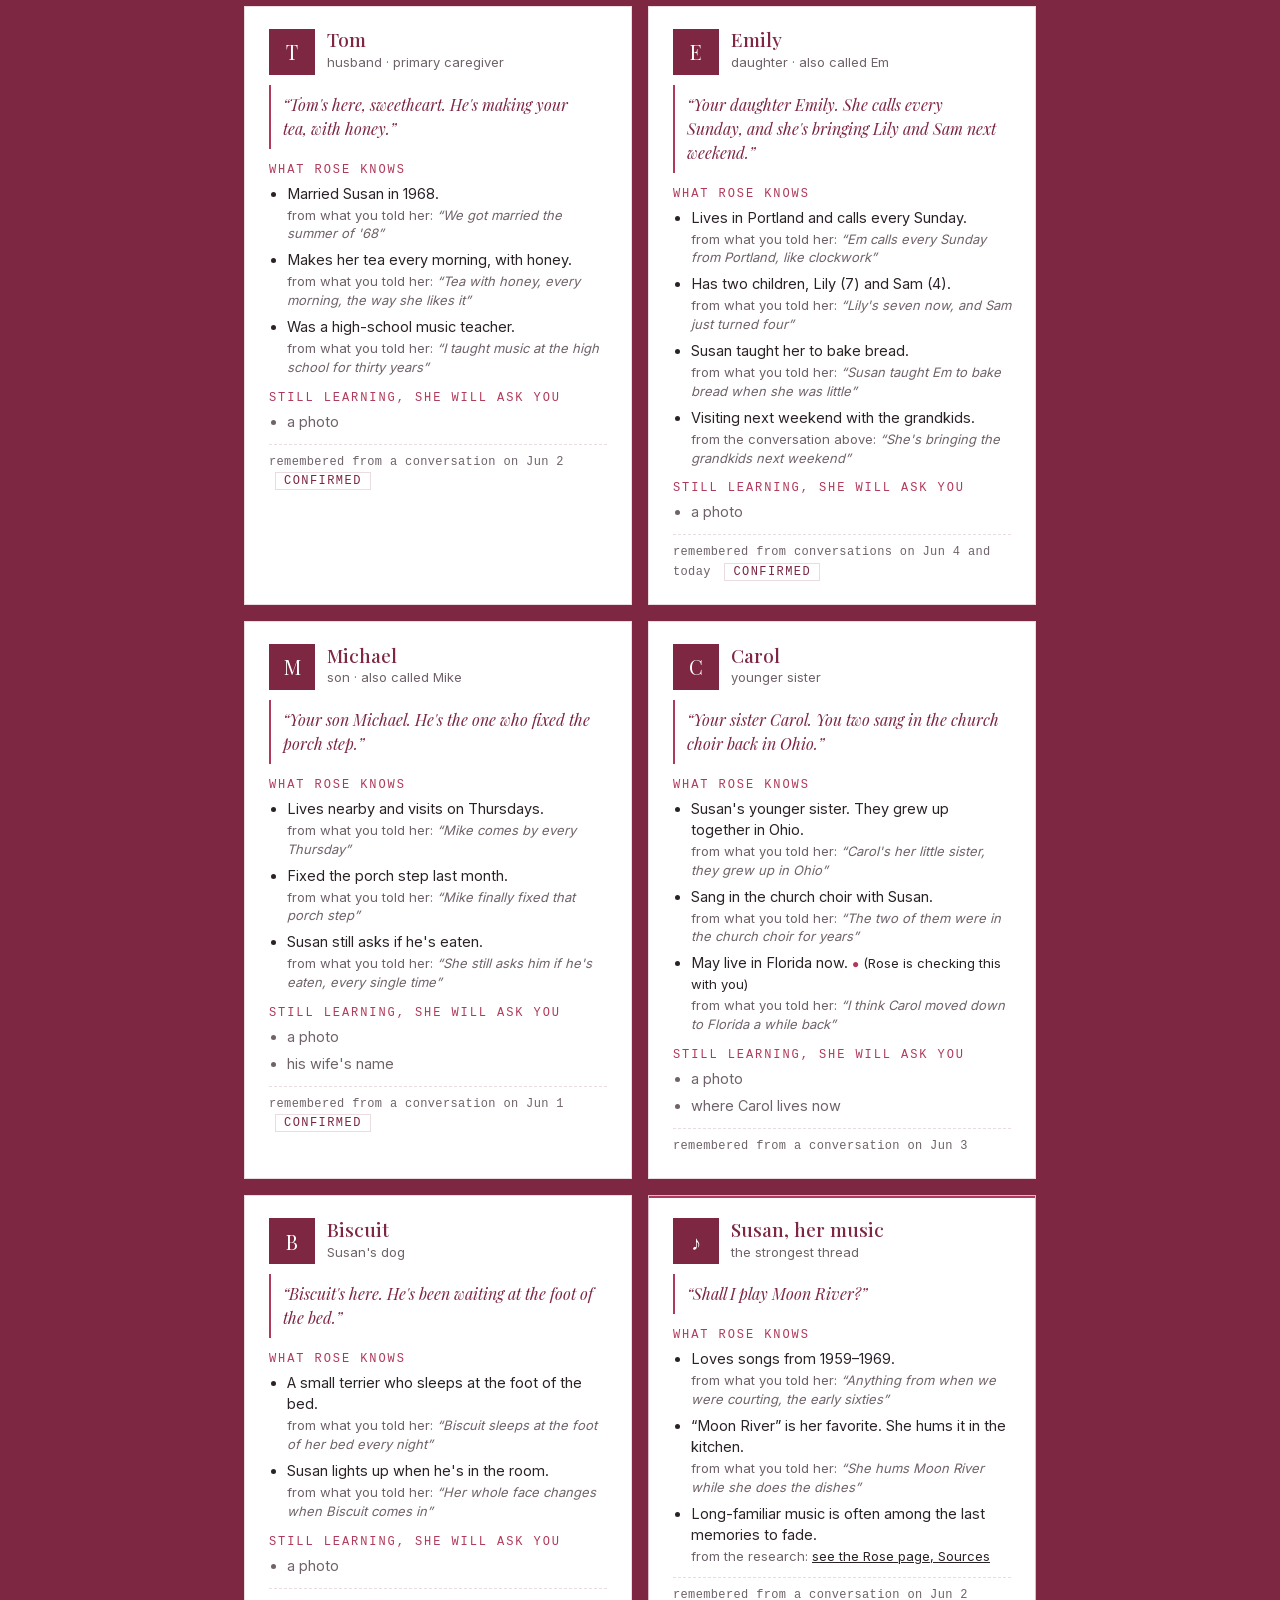
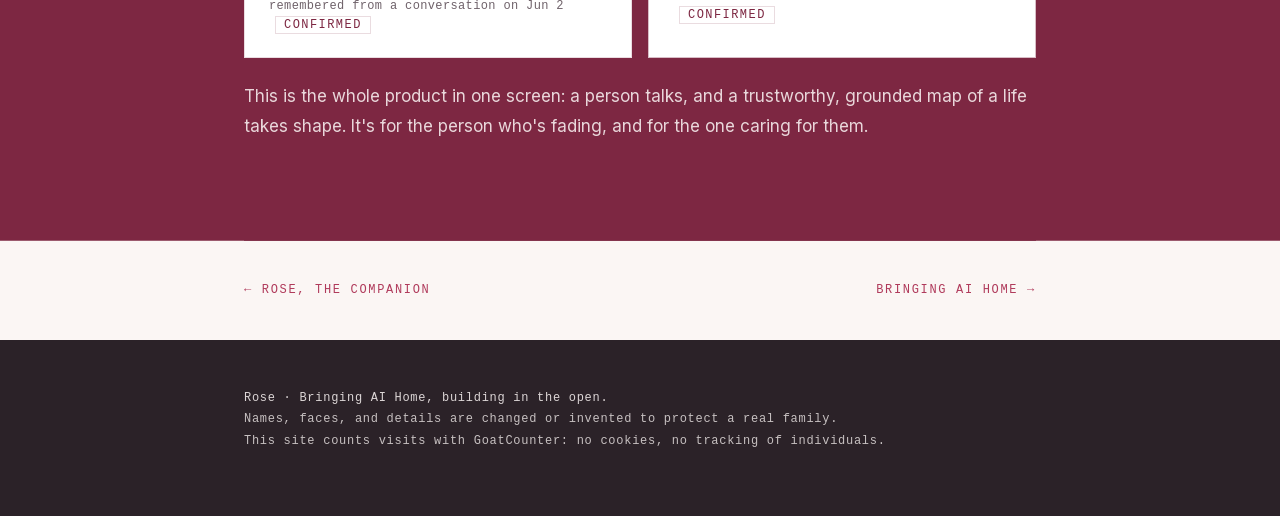
<file: cards.html>
<!DOCTYPE html>
<html lang="en">
<head>
<meta charset="utf-8">
<meta name="viewport" content="width=device-width, initial-scale=1">
<title>What Rose remembers: from a conversation to a memory</title>
<meta name="description" content="Someone talks to Rose, and she builds grounded memory of the people who matter: one card per person, with where every fact came from and what she is still learning.">
<link rel="stylesheet" href="assets/site.css">
<style>
  /* chat mock */
  .phone{max-width:420px;margin:0 auto;background:var(--card);border:1px solid var(--line);overflow:hidden}
  .tgbar{background:var(--wine);color:#fff;padding:12px 16px;display:flex;align-items:center;gap:10px}
  .tgbar .ava{width:34px;height:34px;background:rgba(255,255,255,.25);display:grid;place-items:center;font:400 16px var(--serif)}
  .tgbar .nm{font-weight:600}.tgbar .st{font-size:12px;opacity:.85}
  .tgbody{padding:14px;background:var(--bg);display:flex;flex-direction:column;gap:9px}
  .msg{max-width:80%}
  .msg.rose{align-self:flex-start}               /* Rose is always on the left (STYLE.md) */
  .msg.husband{align-self:flex-end;text-align:right}
  .b{padding:9px 13px;font-size:15px;line-height:1.4;border:1px solid var(--line);text-align:left}
  .msg.rose .b{background:var(--tint);color:var(--rose-deep);font:italic 400 15.5px/1.45 var(--serif)}
  .msg.husband .b{background:var(--card)}
  .sys{align-self:center;border:1px solid var(--line);color:var(--rose-deep);font:500 12px var(--mono);letter-spacing:.04em;padding:5px 11px}
  .t{font:12px var(--mono);letter-spacing:.04em;color:var(--faint);margin-top:2px}

  /* memory cards */
  .phead{display:flex;align-items:center;gap:12px;margin-bottom:8px}
  .av{width:46px;height:46px;background:var(--wine);display:grid;place-items:center;color:#fff;font:400 20px var(--serif);flex:none}
  .phead .nm{font:500 19px/1.15 var(--serif);color:var(--rose-deep)}
  .phead .rel{font-size:13px;color:var(--muted)}
  .warm{border-left:2px solid var(--accent);padding:8px 12px;margin:10px 0;font:italic 400 16px/1.5 var(--serif);color:var(--rose-deep)}
  .lbl{font:500 12px var(--mono);letter-spacing:.16em;text-transform:uppercase;color:var(--label);margin:14px 0 4px}
  .card ul{margin:4px 0;padding-left:18px} .card li{margin:6px 0;font-size:14.5px;line-height:1.45}
  .from{font-size:13px;color:var(--faint);margin-top:2px}
  .unsure{color:var(--unsure);font-size:13px}
  .unsure::before{content:"●";color:var(--accent);margin-right:4px;font-size:12px}
  .gaps li{color:var(--muted)}
  .src{margin-top:12px;font:400 12px/1.6 var(--mono);letter-spacing:.03em;color:var(--muted);border-top:1px dashed var(--line);padding-top:8px}
  .tag{display:inline-block;color:var(--rose-deep);border:1px solid var(--line);font:500 12px var(--mono);letter-spacing:.12em;text-transform:uppercase;padding:1px 8px;margin-left:6px}
</style>
<script data-goatcounter="https://06042026.goatcounter.com/count" async src="//gc.zgo.at/count.js"></script>
</head>
<body>

<div class="back"><a href="index.html">&larr; Bringing AI Home</a></div>

<div class="banner" data-watermark="MEMORY">
  <div class="wrap">
    <div class="kicker">Rose · What she remembers</div>
    <h1>From a conversation to a memory.</h1>
    <p class="sub">No forms. No app to configure. Someone just talks to Rose, and she builds grounded memory of the people who matter. Here's how it happens, and what it produces.</p>
  </div>
</div>

<div class="wrap">

<section>
  <h2>1 · The conversation</h2>
  <div class="phone">
    <div class="tgbar"><div class="ava" aria-hidden="true">R</div><div><div class="nm">Rose</div><div class="st">in the room · listening</div></div></div>
    <div class="tgbody">
      <div class="msg husband"><div class="b">Rose, Emily called today. She's bringing the grandkids next weekend.</div><div class="t">Husband · 10:24 AM</div></div>
      <div class="msg rose"><div class="b">That's wonderful. Lily and Sam? Susan always lights up when they visit. I'll remember.</div><div class="t">Rose · 10:24 AM</div></div>
      <div class="sys">✓ updated Emily's card: "visiting next weekend with Lily &amp; Sam"</div>
      <div class="msg husband"><div class="b">Yes. Thank you for keeping track of all of it.</div><div class="t">Husband · 10:25 AM</div></div>
      <div class="msg rose"><div class="b">Always. Would you like me to remind Susan in the morning that they're coming?</div><div class="t">Rose · 10:25 AM</div></div>
    </div>
  </div>
  <p class="muted" style="text-align:center;margin:18px auto 0;max-width:34em">Every fact Rose stores carries <b>who said it</b> and <b>when</b>. She never invents. If she doesn't know, she says so.</p>
</section>

<section>
  <h2>2 · What it produces: Susan's people</h2>
  <p style="max-width:40em;margin:0 0 24px">Each card is one person in Susan's world. Rose only says what's written here, built from what you've told her, in your own words. Where she's unsure, she says so. What she's still learning, she'll gently ask you.</p>
  <div class="grid two">

    <div class="card">
      <div class="phead"><div class="av" aria-hidden="true">T</div><div><div class="nm">Tom</div><div class="rel">husband · primary caregiver</div></div></div>
      <div class="warm">“Tom's here, sweetheart. He's making your tea, with honey.”</div>
      <div class="lbl">What Rose knows</div>
      <ul>
        <li>Married Susan in 1968.<div class="from">from what you told her: <i>“We got married the summer of '68”</i></div></li>
        <li>Makes her tea every morning, with honey.<div class="from">from what you told her: <i>“Tea with honey, every morning, the way she likes it”</i></div></li>
        <li>Was a high-school music teacher.<div class="from">from what you told her: <i>“I taught music at the high school for thirty years”</i></div></li>
      </ul>
      <div class="lbl">Still learning, she will ask you</div>
      <ul class="gaps"><li>a photo</li></ul>
      <div class="src">remembered from a conversation on Jun 2 <span class="tag">confirmed</span></div>
    </div>

    <div class="card">
      <div class="phead"><div class="av" aria-hidden="true">E</div><div><div class="nm">Emily</div><div class="rel">daughter · also called Em</div></div></div>
      <div class="warm">“Your daughter Emily. She calls every Sunday, and she's bringing Lily and Sam next weekend.”</div>
      <div class="lbl">What Rose knows</div>
      <ul>
        <li>Lives in Portland and calls every Sunday.<div class="from">from what you told her: <i>“Em calls every Sunday from Portland, like clockwork”</i></div></li>
        <li>Has two children, Lily (7) and Sam (4).<div class="from">from what you told her: <i>“Lily's seven now, and Sam just turned four”</i></div></li>
        <li>Susan taught her to bake bread.<div class="from">from what you told her: <i>“Susan taught Em to bake bread when she was little”</i></div></li>
        <li>Visiting next weekend with the grandkids.<div class="from">from the conversation above: <i>“She's bringing the grandkids next weekend”</i></div></li>
      </ul>
      <div class="lbl">Still learning, she will ask you</div>
      <ul class="gaps"><li>a photo</li></ul>
      <div class="src">remembered from conversations on Jun 4 and today <span class="tag">confirmed</span></div>
    </div>

    <div class="card">
      <div class="phead"><div class="av" aria-hidden="true">M</div><div><div class="nm">Michael</div><div class="rel">son · also called Mike</div></div></div>
      <div class="warm">“Your son Michael. He's the one who fixed the porch step.”</div>
      <div class="lbl">What Rose knows</div>
      <ul>
        <li>Lives nearby and visits on Thursdays.<div class="from">from what you told her: <i>“Mike comes by every Thursday”</i></div></li>
        <li>Fixed the porch step last month.<div class="from">from what you told her: <i>“Mike finally fixed that porch step”</i></div></li>
        <li>Susan still asks if he's eaten.<div class="from">from what you told her: <i>“She still asks him if he's eaten, every single time”</i></div></li>
      </ul>
      <div class="lbl">Still learning, she will ask you</div>
      <ul class="gaps"><li>a photo</li><li>his wife's name</li></ul>
      <div class="src">remembered from a conversation on Jun 1 <span class="tag">confirmed</span></div>
    </div>

    <div class="card">
      <div class="phead"><div class="av" aria-hidden="true">C</div><div><div class="nm">Carol</div><div class="rel">younger sister</div></div></div>
      <div class="warm">“Your sister Carol. You two sang in the church choir back in Ohio.”</div>
      <div class="lbl">What Rose knows</div>
      <ul>
        <li>Susan's younger sister. They grew up together in Ohio.<div class="from">from what you told her: <i>“Carol's her little sister, they grew up in Ohio”</i></div></li>
        <li>Sang in the church choir with Susan.<div class="from">from what you told her: <i>“The two of them were in the church choir for years”</i></div></li>
        <li>May live in Florida now. <span class="unsure">(Rose is checking this with you)</span><div class="from">from what you told her: <i>“I think Carol moved down to Florida a while back”</i></div></li>
      </ul>
      <div class="lbl">Still learning, she will ask you</div>
      <ul class="gaps"><li>a photo</li><li>where Carol lives now</li></ul>
      <div class="src">remembered from a conversation on Jun 3</div>
    </div>

    <div class="card">
      <div class="phead"><div class="av" aria-hidden="true">B</div><div><div class="nm">Biscuit</div><div class="rel">Susan's dog</div></div></div>
      <div class="warm">“Biscuit's here. He's been waiting at the foot of the bed.”</div>
      <div class="lbl">What Rose knows</div>
      <ul>
        <li>A small terrier who sleeps at the foot of the bed.<div class="from">from what you told her: <i>“Biscuit sleeps at the foot of her bed every night”</i></div></li>
        <li>Susan lights up when he's in the room.<div class="from">from what you told her: <i>“Her whole face changes when Biscuit comes in”</i></div></li>
      </ul>
      <div class="lbl">Still learning, she will ask you</div>
      <ul class="gaps"><li>a photo</li></ul>
      <div class="src">remembered from a conversation on Jun 2 <span class="tag">confirmed</span></div>
    </div>

    <div class="card rose">
      <div class="phead"><div class="av" aria-hidden="true">♪</div><div><div class="nm">Susan, her music</div><div class="rel">the strongest thread</div></div></div>
      <div class="warm">“Shall I play Moon River?”</div>
      <div class="lbl">What Rose knows</div>
      <ul>
        <li>Loves songs from 1959–1969.<div class="from">from what you told her: <i>“Anything from when we were courting, the early sixties”</i></div></li>
        <li>“Moon River” is her favorite. She hums it in the kitchen.<div class="from">from what you told her: <i>“She hums Moon River while she does the dishes”</i></div></li>
        <li>Long-familiar music is often among the last memories to fade.<div class="from">from the research: <a href="rose.html#src1">see the Rose page, Sources</a></div></li>
      </ul>
      <div class="src">remembered from a conversation on Jun 2 <span class="tag">confirmed</span></div>
    </div>

  </div>
  <p class="muted" style="margin-top:24px">This is the whole product in one screen: a person talks, and a trustworthy, grounded map of a life takes shape. It's for the person who's fading, and for the one caring for them.</p>
</section>

<nav class="pager" aria-label="More about Rose">
  <a href="rose.html">&larr; Rose, the companion</a>
  <a class="next" href="index.html">Bringing AI Home &rarr;</a>
</nav>

</div>

<footer class="wrap">
  Rose · Bringing AI Home, building in the open.<br>
  <span class="muted">Names, faces, and details are changed or invented to protect a real family.</span><br>
  <span class="muted">This site counts visits with GoatCounter: no cookies, no tracking of individuals.</span>
</footer>

</body>
</html>
</file>
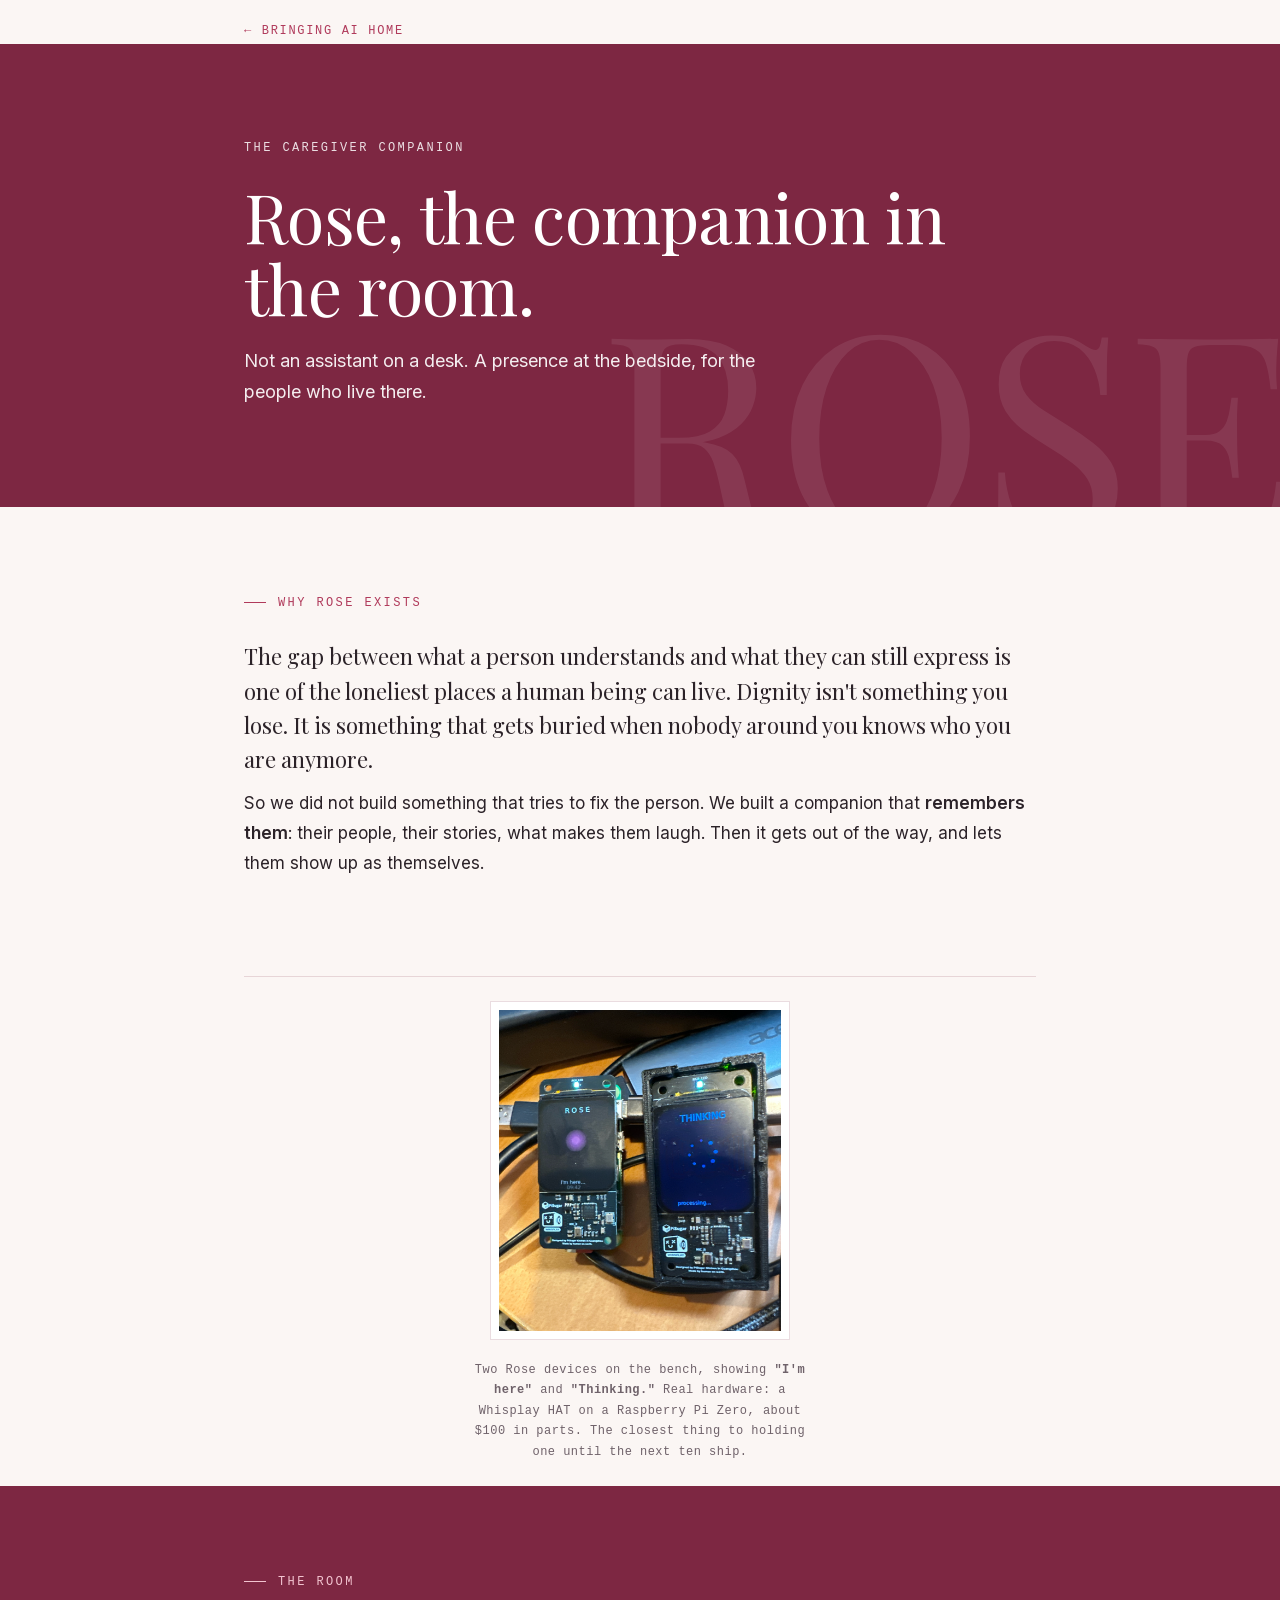
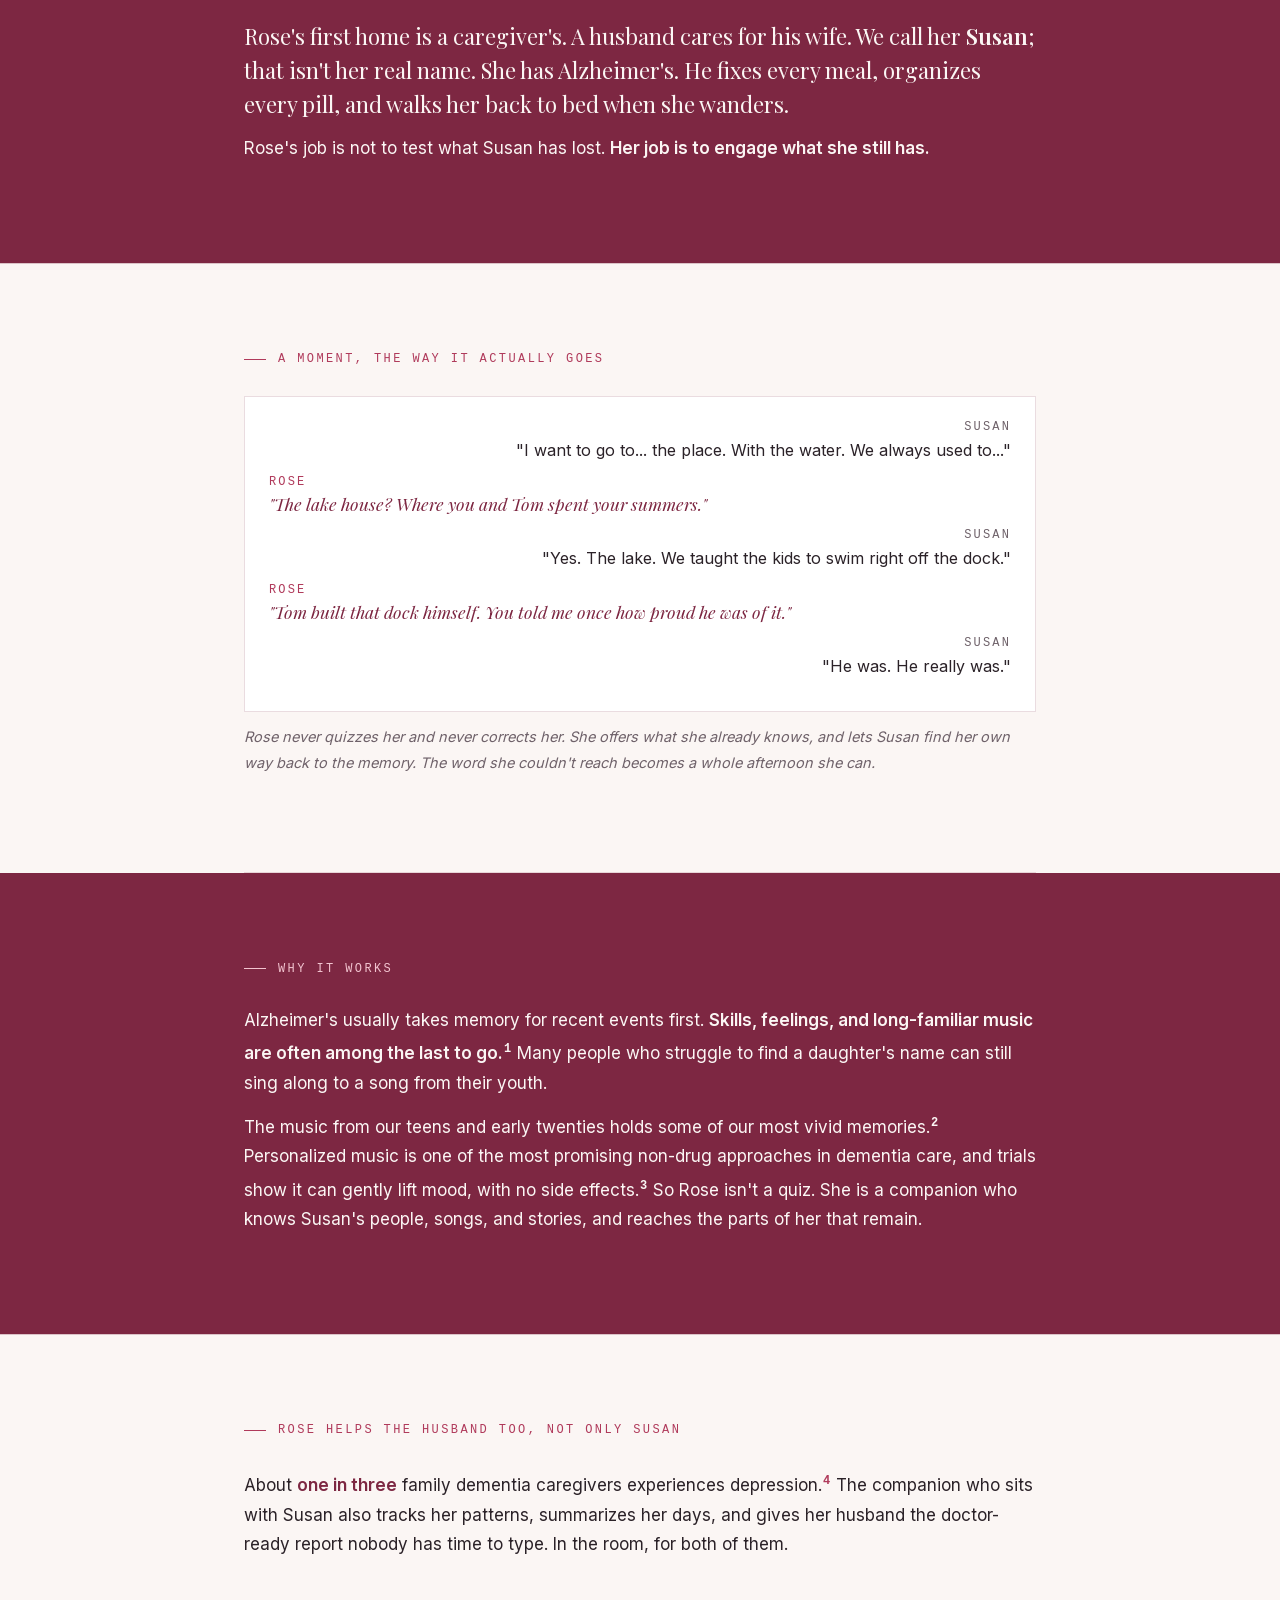
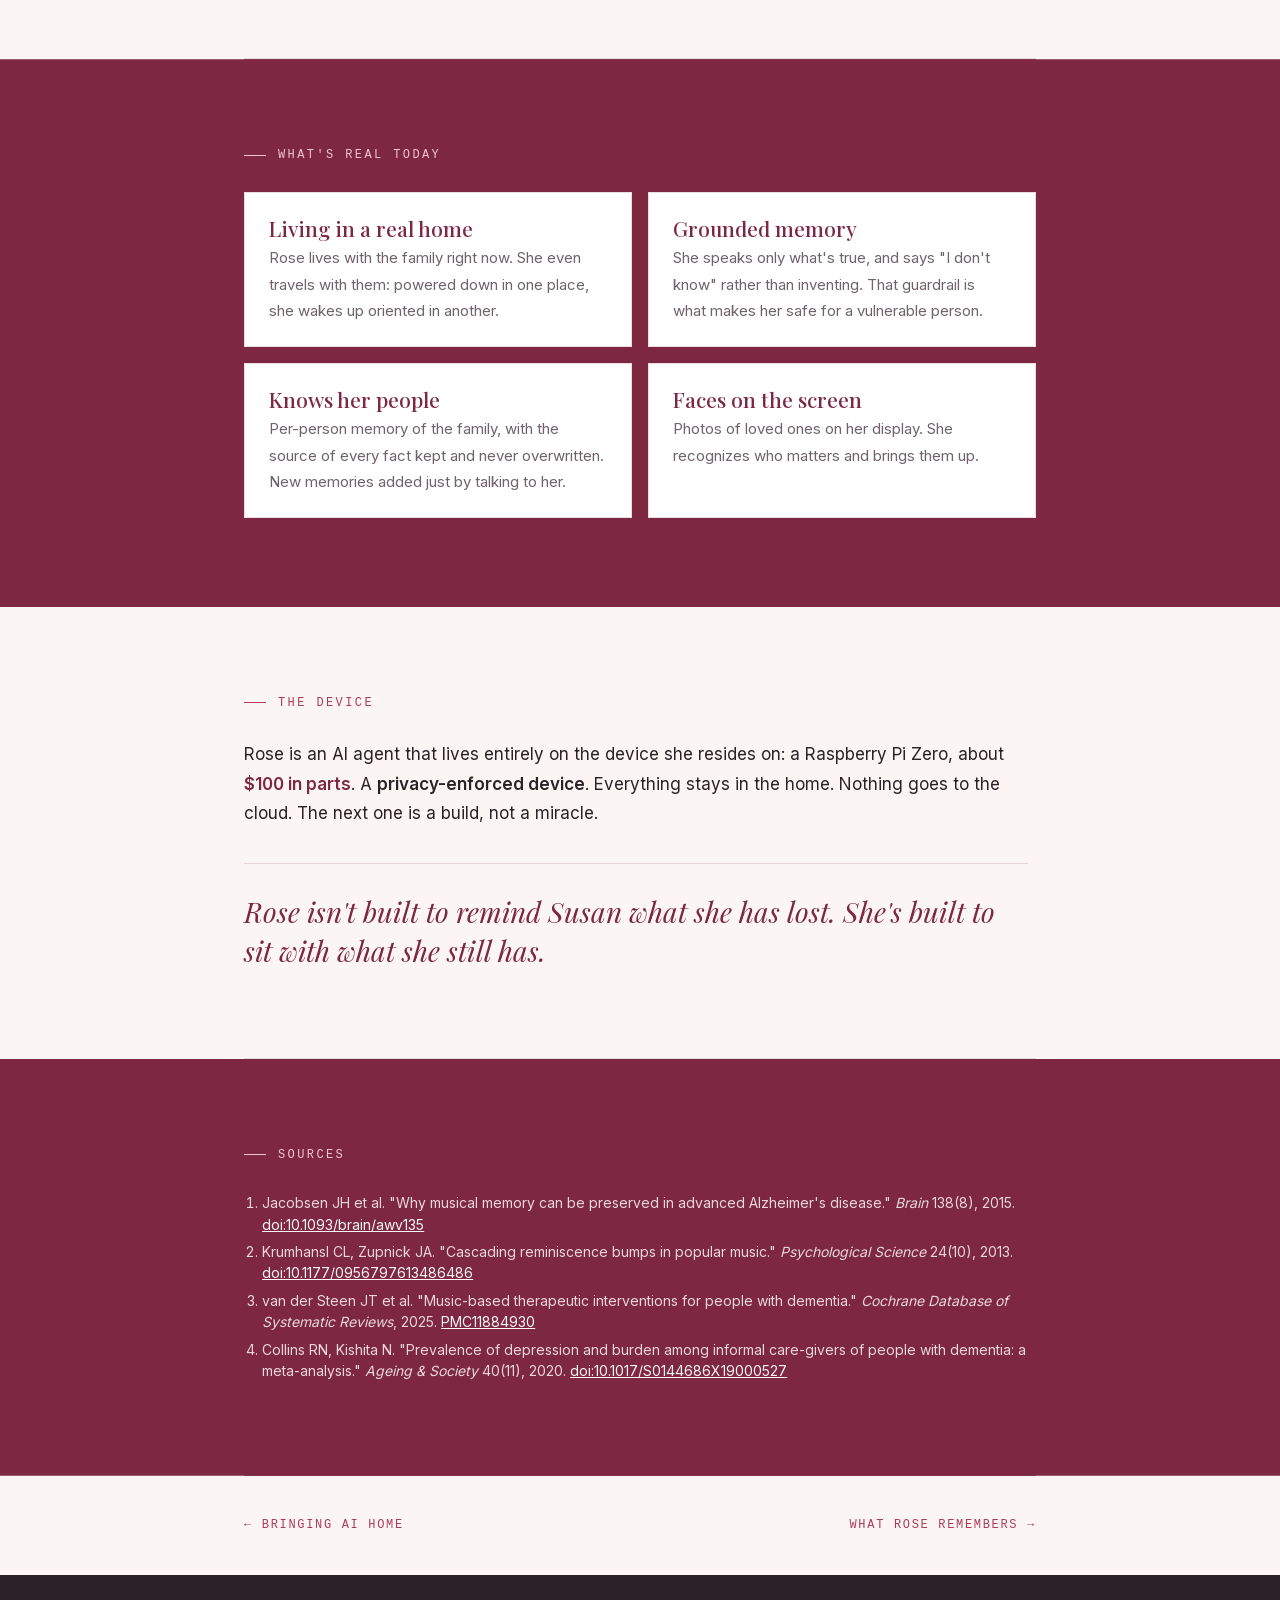
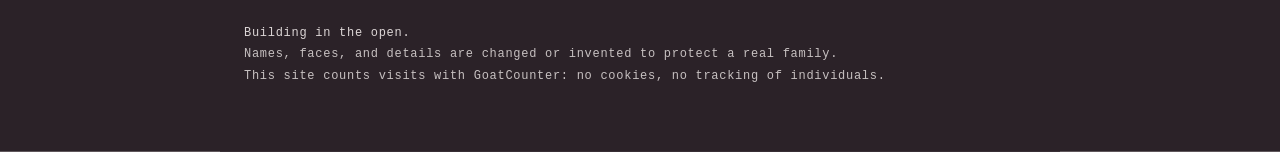
<file: rose.html>
<!DOCTYPE html>
<html lang="en">
<head>
<meta charset="utf-8">
<meta name="viewport" content="width=device-width, initial-scale=1">
<title>Rose, the companion at the bedside</title>
<meta name="description" content="Rose is an AI companion that lives in the room, for a husband caring for his wife.">
<link rel="stylesheet" href="assets/site.css">
<style>
  .lead{font:400 22px/1.55 var(--serif)}
  .device{margin:0;padding:24px 0;text-align:center}
  .device img{max-width:300px;width:100%;border:1px solid var(--line);padding:8px;background:var(--card)}
  .device figcaption{font:400 12px/1.7 var(--mono);letter-spacing:.04em;color:var(--muted);margin:10px auto 0;max-width:30em}
  .dlg{background:var(--card);border:1px solid var(--line);padding:12px 24px 20px;margin-top:4px}
  .b{margin:11px 0;max-width:85%}
  .b .who{font:500 12px var(--mono);letter-spacing:.18em;text-transform:uppercase;color:var(--label);margin-bottom:2px}
  .b.her{margin-left:auto;text-align:right}
  .b.her .who{color:var(--muted)}
  .b p{margin:0;font-size:16px}
  .b.rose p{color:var(--rose-deep);font:italic 400 17.5px/1.5 var(--serif)}
  .note{font-style:italic;color:var(--muted);font-size:14.5px;margin-top:12px}
</style>
<script data-goatcounter="https://06042026.goatcounter.com/count" async src="//gc.zgo.at/count.js"></script>
</head>
<body>

<div class="back"><a href="index.html">&larr; Bringing AI Home</a></div>

<div class="banner" data-watermark="ROSE">
  <div class="wrap">
    <div class="kicker">The Caregiver Companion</div>
    <h1>Rose, the companion in the room.</h1>
    <p class="sub">Not an assistant on a desk. A presence at the bedside, for the people who live there.</p>
  </div>
</div>

<div class="wrap">

<section>
  <h2>Why Rose exists</h2>
  <p class="lead">The gap between what a person understands and what they can still express is one of the loneliest places a human being can live. Dignity isn't something you lose. It is something that gets buried when nobody around you knows who you are anymore.</p>
  <p>So we did not build something that tries to fix the person. We built a companion that <strong>remembers them</strong>: their people, their stories, what makes them laugh. Then it gets out of the way, and lets them show up as themselves.</p>
</section>

<figure class="device">
  <img src="assets/rose-device.png" alt="Rose, the companion device, two units showing 'I'm here' and 'Thinking'">
  <figcaption>Two Rose devices on the bench, showing <b>"I'm here"</b> and <b>"Thinking."</b> Real hardware: a Whisplay HAT on a Raspberry Pi Zero, about $100 in parts. The closest thing to holding one until the next ten ship.</figcaption>
</figure>

<section>
  <h2>The room</h2>
  <p class="lead">Rose's first home is a caregiver's. A husband cares for his wife. We call her <strong>Susan</strong>; that isn't her real name. She has Alzheimer's. He fixes every meal, organizes every pill, and walks her back to bed when she wanders.</p>
  <p>Rose's job is not to test what Susan has lost. <strong>Her job is to engage what she still has.</strong></p>
</section>

<section>
  <h2>A moment, the way it actually goes</h2>
  <div class="dlg">
    <div class="b her"><div class="who">Susan</div><p>"I want to go to... the place. With the water. We always used to..."</p></div>
    <div class="b rose"><div class="who">Rose</div><p>"The lake house? Where you and Tom spent your summers."</p></div>
    <div class="b her"><div class="who">Susan</div><p>"Yes. The lake. We taught the kids to swim right off the dock."</p></div>
    <div class="b rose"><div class="who">Rose</div><p>"Tom built that dock himself. You told me once how proud he was of it."</p></div>
    <div class="b her"><div class="who">Susan</div><p>"He was. He really was."</p></div>
  </div>
  <p class="note">Rose never quizzes her and never corrects her. She offers what she already knows, and lets Susan find her own way back to the memory. The word she couldn't reach becomes a whole afternoon she can.</p>
</section>

<section>
  <h2>Why it works</h2>
  <p>Alzheimer's usually takes memory for recent events first. <strong>Skills, feelings, and long-familiar music are often among the last to go.</strong><sup><a href="#src1">1</a></sup> Many people who struggle to find a daughter's name can still sing along to a song from their youth.</p>
  <p>The music from our teens and early twenties holds some of our most vivid memories.<sup><a href="#src2">2</a></sup> Personalized music is one of the most promising non-drug approaches in dementia care, and trials show it can gently lift mood, with no side effects.<sup><a href="#src3">3</a></sup> So Rose isn't a quiz. She is a companion who knows Susan's people, songs, and stories, and reaches the parts of her that remain.</p>
</section>

<section>
  <h2>Rose helps the husband too, not only Susan</h2>
  <p>About <span class="stat">one in three</span> family dementia caregivers experiences depression.<sup><a href="#src4">4</a></sup> The companion who sits with Susan also tracks her patterns, summarizes her days, and gives her husband the doctor-ready report nobody has time to type. In the room, for both of them.</p>
</section>

<section>
  <h2>What's real today</h2>
  <div class="grid two">
    <div class="card"><h3>Living in a real home</h3><p>Rose lives with the family right now. She even travels with them: powered down in one place, she wakes up oriented in another.</p></div>
    <div class="card"><h3>Grounded memory</h3><p>She speaks only what's true, and says "I don't know" rather than inventing. That guardrail is what makes her safe for a vulnerable person.</p></div>
    <div class="card"><h3>Knows her people</h3><p>Per-person memory of the family, with the source of every fact kept and never overwritten. New memories added just by talking to her.</p></div>
    <div class="card"><h3>Faces on the screen</h3><p>Photos of loved ones on her display. She recognizes who matters and brings them up.</p></div>
  </div>
</section>

<section>
  <h2>The device</h2>
  <p>Rose is an AI agent that lives entirely on the device she resides on: a Raspberry Pi Zero, about <span class="stat">$100 in parts</span>. A <strong>privacy-enforced device</strong>. Everything stays in the home. Nothing goes to the cloud. The next one is a build, not a miracle.</p>
  <blockquote>Rose isn't built to remind Susan what she has lost. She's built to sit with what she still has.</blockquote>
</section>

<section class="sources">
  <h2>Sources</h2>
  <ol>
    <li id="src1">Jacobsen JH et al. "Why musical memory can be preserved in advanced Alzheimer's disease." <i>Brain</i> 138(8), 2015. <a href="https://doi.org/10.1093/brain/awv135">doi:10.1093/brain/awv135</a></li>
    <li id="src2">Krumhansl CL, Zupnick JA. "Cascading reminiscence bumps in popular music." <i>Psychological Science</i> 24(10), 2013. <a href="https://doi.org/10.1177/0956797613486486">doi:10.1177/0956797613486486</a></li>
    <li id="src3">van der Steen JT et al. "Music-based therapeutic interventions for people with dementia." <i>Cochrane Database of Systematic Reviews</i>, 2025. <a href="https://pmc.ncbi.nlm.nih.gov/articles/PMC11884930/">PMC11884930</a></li>
    <li id="src4">Collins RN, Kishita N. "Prevalence of depression and burden among informal care-givers of people with dementia: a meta-analysis." <i>Ageing &amp; Society</i> 40(11), 2020. <a href="https://doi.org/10.1017/S0144686X19000527">doi:10.1017/S0144686X19000527</a></li>
  </ol>
</section>

<nav class="pager" aria-label="More about Rose">
  <a href="index.html">&larr; Bringing AI Home</a>
  <a class="next" href="cards.html">What Rose remembers &rarr;</a>
</nav>

</div>

<footer class="wrap">
  Building in the open.<br>
  <span class="muted">Names, faces, and details are changed or invented to protect a real family.</span><br>
  <span class="muted">This site counts visits with GoatCounter: no cookies, no tracking of individuals.</span>
</footer>

</body>
</html>
</file>
<file: assets/site.css>
/* Bringing AI Home: shared styles ("Editorial Rose"). See STYLE.md. Page-specific styles stay inline.
   Palette: wine #7d2742 (blocks), warm cream #fbf6f4, plum ink #2b2228, rose #b03a5b, blush #f2c4d0.
   Every text/background pair passes WCAG AA, in light and dark mode. */

/* Fonts are self-hosted (no third-party requests). Both are variable fonts under the SIL OFL; see assets/fonts. */
@font-face{font-family:"Inter";font-style:normal;font-weight:100 900;font-display:swap;src:url(fonts/inter-latin.woff2) format("woff2")}
@font-face{font-family:"Playfair Display";font-style:normal;font-weight:400 900;font-display:swap;src:url(fonts/playfair-latin.woff2) format("woff2")}
@font-face{font-family:"Playfair Display";font-style:italic;font-weight:400 900;font-display:swap;src:url(fonts/playfair-italic-latin.woff2) format("woff2")}

/* Light tokens: the page, and every card-like surface (so cards stay light inside wine sections) */
:root,
:is(.card,.dlg,.phone){
  --wine:#7d2742; --cream:#fbf6f4; --plum:#2b2228; --blush:#f2c4d0;
  --accent:#b03a5b;  /* thin rules, markers, borders; blush inside wine sections */
  --rose:#b03a5b; --rose-deep:#7d2742; --rose-soft:rgba(125,39,66,.05); --rose-line:rgba(125,39,66,.3);
  --ink:#2b2228; --muted:#6f626a; --line:rgba(125,39,66,.16); --bg:#fbf6f4; --card:#fff;
  --label:#b03a5b; --faint:#6f626a; --unsure:#2b2228; --tint:rgba(125,39,66,.06);
  color:var(--ink);
}
/* Dark tokens: deep plum page, cream text, blush accents. Wine blocks stay wine. */
@media (prefers-color-scheme:dark){
  :root,
  :is(.card,.dlg,.phone){
    --plum:#140f12;
    --accent:#f2c4d0;
    --rose:#f0a8bc; --rose-deep:#f7d9e1; --rose-soft:rgba(242,196,208,.06); --rose-line:rgba(242,196,208,.35);
    --ink:#f3ebe8; --muted:#c4b4bb; --line:rgba(242,196,208,.16); --bg:#1c1519; --card:#2b2228;
    --label:#f0a8bc; --faint:#c4b4bb; --unsure:#f3ebe8; --tint:rgba(242,196,208,.08);
  }
}
:root{
  color-scheme:light dark;
  --serif:"Playfair Display",Georgia,"Times New Roman",serif;
  --sans:"Inter",-apple-system,BlinkMacSystemFont,"Segoe UI",Helvetica,Arial,sans-serif;
  --mono:ui-monospace,SFMono-Regular,Menlo,Consolas,monospace;
  --max:840px;
}
*{box-sizing:border-box}
body{margin:0;font:400 17px/1.75 var(--sans);color:var(--ink);background:var(--bg);-webkit-font-smoothing:antialiased}
:is(strong,b){font-weight:600}
.wrap{max-width:var(--max);margin:0 auto;padding:0 24px}
a{color:var(--rose)}
:focus-visible{outline:2px solid var(--accent);outline-offset:3px}
p{margin:.6em 0}

/* Back link */
.back{max-width:var(--max);margin:0 auto;padding:14px 24px 0}
.back a{text-decoration:none;font:500 12px var(--mono);letter-spacing:.14em;text-transform:uppercase}

/* Banner: flat wine, big serif headline, watermark word (data-watermark) behind it.
   The second content line gives the watermark empty alt text so screen readers skip it. */
.banner{background:var(--wine);color:#fff;padding:96px 24px 88px;position:relative;overflow:hidden}
.banner .wrap{position:relative;z-index:1}
.banner::after{content:attr(data-watermark);content:attr(data-watermark) / "";position:absolute;right:-.04em;bottom:-.2em;font:400 clamp(120px,22vw,300px)/1 var(--serif);color:#fff;opacity:.08;letter-spacing:-.02em;pointer-events:none}
.kicker{font:500 12px/1.4 var(--mono);letter-spacing:.2em;text-transform:uppercase;opacity:.85}
.banner h1{font:400 clamp(38px,6.5vw,68px)/1.06 var(--serif);letter-spacing:-.01em;margin:.35em 0 .3em}
.banner :is(.sub,.lede){font-size:18px;font-weight:400;opacity:.92;max-width:30em}

/* Sections: generous space; every even section is a full-width wine block */
section{padding:88px 0;border-bottom:1px solid var(--line)}
.on-wine,
.wrap > section:nth-of-type(even){
  background:var(--wine);box-shadow:0 0 0 100vmax var(--wine);clip-path:inset(0 -100vmax);border-bottom-color:transparent;
  --ink:#fbf6f4; --muted:rgba(251,246,244,.85); --rose:#f2c4d0; --rose-deep:#fbf6f4; --line:rgba(242,196,208,.35); --accent:#f2c4d0; --label:#f2c4d0;
  color:var(--ink);
}
.wrap > section:nth-of-type(even) a:not(.card){color:var(--ink)}
/* .on-wine gives any full-width block the same wine treatment; .night swaps wine for plum */
.on-wine{box-shadow:none;clip-path:none}
.on-wine.night{background:var(--plum)}
.on-wine a:not(.card){color:var(--ink)}

/* Type roles: serif for display, sans for reading, mono for labels (never below 12px) */
h2{font:500 12px/1.4 var(--mono);letter-spacing:.2em;text-transform:uppercase;color:var(--rose);margin:0 0 28px}
h2::before{content:"";display:inline-block;width:22px;height:1px;background:var(--accent);vertical-align:middle;margin-right:12px}
h3{margin:0 0 4px;font:500 21px/1.25 var(--serif);color:var(--rose-deep)}
.muted{color:var(--muted)}
.stat{font-weight:600;color:var(--rose-deep)}
blockquote{margin:1.2em 0 0;padding-top:1em;border-top:1px solid var(--line);font:italic 400 clamp(22px,3vw,28px)/1.4 var(--serif);color:var(--rose-deep);max-width:28em}
sup a{text-decoration:none;font:600 12px var(--mono);padding:0 1px}

/* Cards: square, hairline borders. A card that is a link is clickable everywhere. */
.grid{display:grid;gap:16px}
@media(min-width:640px){.grid.two{grid-template-columns:1fr 1fr}}
.card{background:var(--card);border:1px solid var(--line);padding:22px 24px}
.card p{margin:.25em 0 0;font-size:15px;color:var(--muted)}
.card.rose{border-color:var(--rose-line);box-shadow:inset 0 2px 0 var(--accent)}
a.card{display:block;text-decoration:none;color:var(--ink);transition:border-color .15s}
a.card:hover{border-color:var(--accent)}
a.card .go{display:inline-block;margin-top:.5em;font:600 12px var(--mono);letter-spacing:.14em;text-transform:uppercase;color:var(--rose)}

/* Sources */
.sources{border-bottom:0}
.sources ol{margin:0;padding-left:1.3em;font-size:14px;line-height:1.55;color:var(--muted)}
.sources li{margin:.4em 0}

/* Pager: previous / next between related pages, just above the footer */
.pager{display:flex;justify-content:space-between;flex-wrap:wrap;gap:16px;padding:40px 0;font:500 12px/1.6 var(--mono);letter-spacing:.14em;text-transform:uppercase}
.pager a{text-decoration:none}
.pager .next{margin-left:auto;text-align:right}

/* Footer: full-width plum block */
footer,footer.wrap{background:var(--plum);box-shadow:0 0 0 100vmax var(--plum);clip-path:inset(0 -100vmax);color:rgba(251,246,244,.85);padding:48px 24px 64px;font:400 12px/1.8 var(--mono);letter-spacing:.06em}
footer .muted{color:rgba(251,246,244,.75)}
</file>
